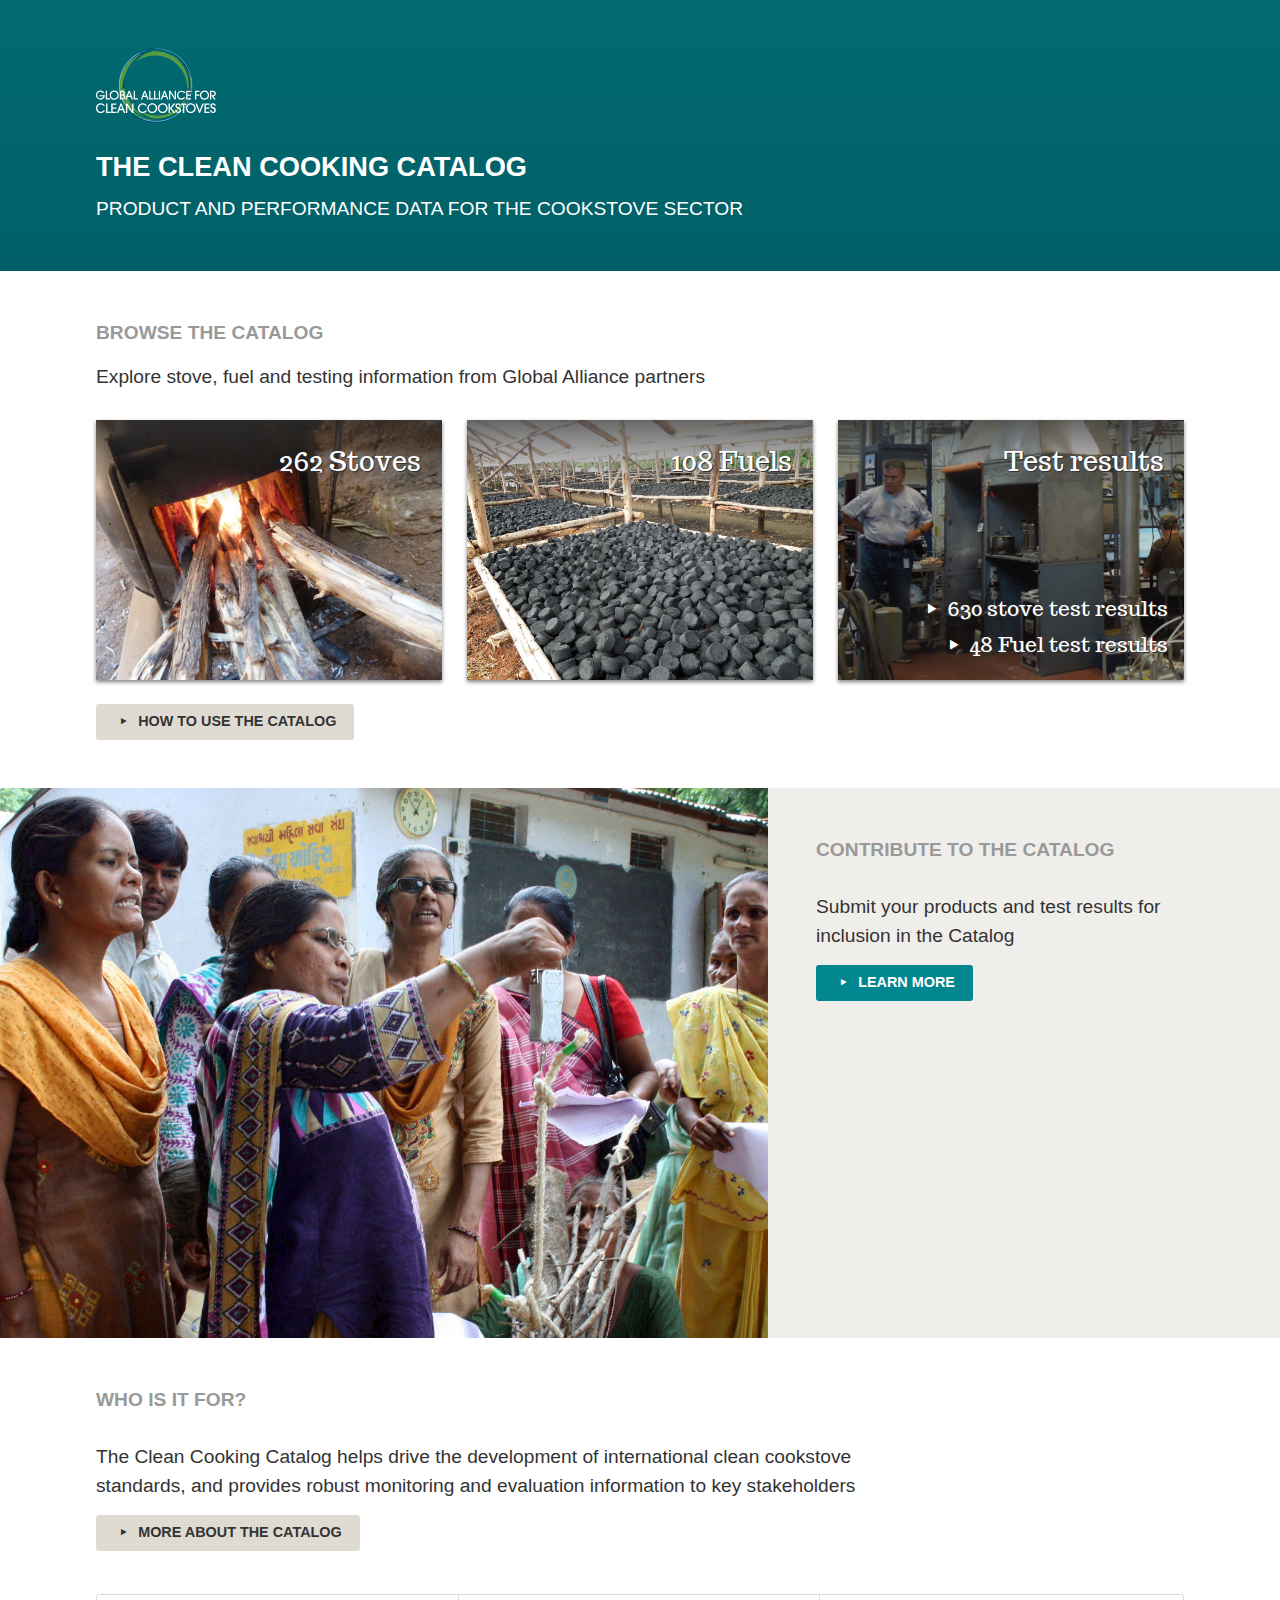
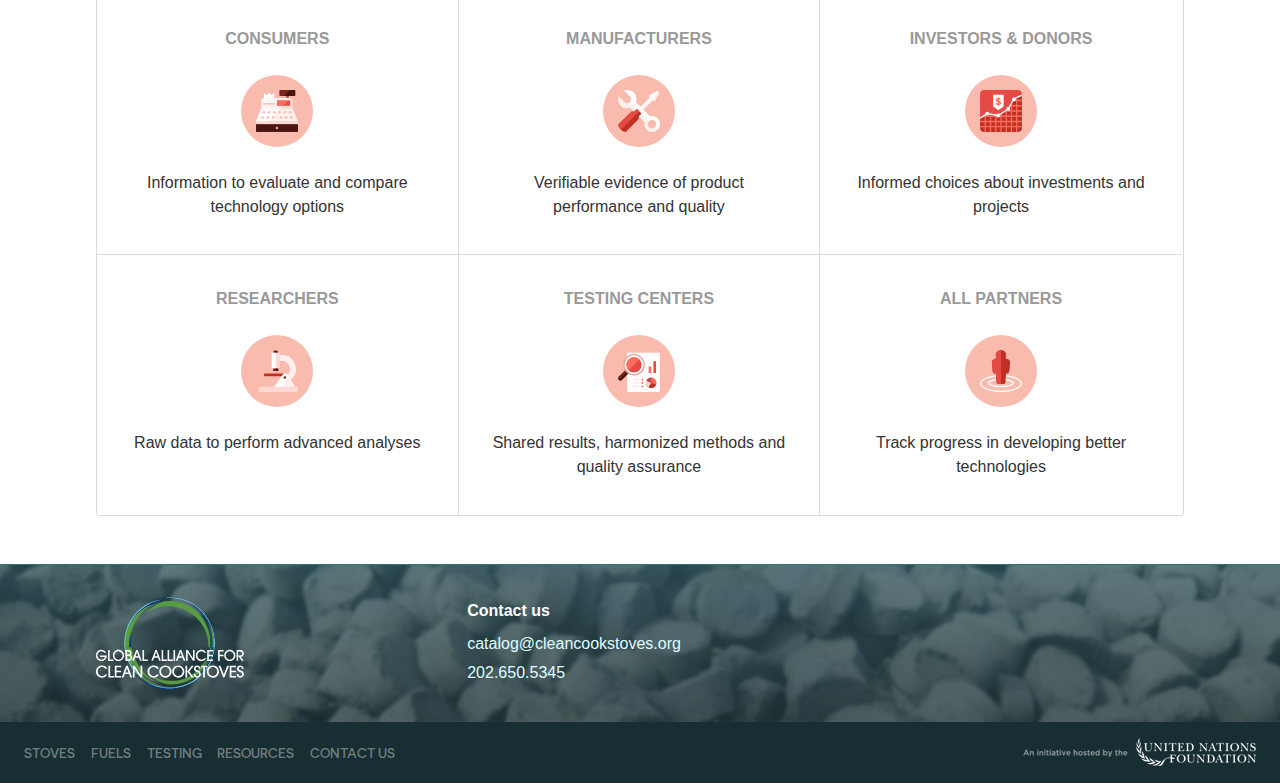
<file: index.html>
<html>
  <head>
    <meta charset="utf-8">
    <meta http-equiv="X-UA-Compatible" content="IE=edge">
    <meta name="viewport" content="width=device-width, initial-scale=1, user-scalable=no">

    <title>Clean Cooking Catalog</title>

    <link rel="stylesheet" href="css/normalize.css">
    <link rel="stylesheet" href="font/novecento_sans_widemedium.css">
    <link rel="stylesheet" type="text/css" href="//cloud.typography.com/7774512/626146/css/fonts.css" />
    <link rel="stylesheet" href="css/fontello.css">
    <link rel="stylesheet" href="css/jquery.nouislider.min.css">
    <link rel="stylesheet" href="css/jquery.nouislider.pips.min.css">
    <link rel="stylesheet" href="css/app.css">
  </head>
  <body>
    <main role="landing">
        <div class="hero">
          <div class="inner">
            <div class="logo">
              <img src="images/full-logo.svg"></img>
            </div>
            <div class="text">
              <div class="title">The Clean Cooking Catalog</div>
              <div class="subtitle">product and performance data for the cookstove sector</div>
            </div>
          </div>
        </div>
        <div class="content">
          <div class="row">
            <div class="inner">
              <div class="description site-description">
                <div class="title site-title">browse the catalog</div>
                <p>Explore stove, fuel and testing information from Global Alliance partners</p>
              </div>
              <div class="site-sections">
                <div class="site-section stoves">
                  <div class="text">262 Stoves</div>
                  <a href="stove_index.html"><span class="block-link"></span></a>
                </div>
                <div class="site-section fuels">
                  <div class="text">108 Fuels</div>
                  <a href="fuel_index.html"><span class="block-link"></span></a>
                </div>
                <div class="site-section test-results">
                  <div class="text">Test results</div>
                  <div class="options">
                    <div class="option"><a href="javascript:void(0)"><i class="icon-right-dir"></i>630 stove test results</a></div>
                    <div class="option"><a href="fuel_test_result_index.html"><i class="icon-right-dir"></i>48 Fuel test results</a></div>
                  </div>
                </div>
              </div>
              <div class="row-controls">
                <div class="learn-more-btn about"><i class="icon-right-dir"></i> how to use the catalog</div>
              </div>
            </div>
          </div>
          <div class="row shaded">
            <div class="large-section contribute"></div>
            <div class="small-section">
                <div class="title">contribute to the catalog</div>
                <div class="description">
                  <p>Submit your products and test results for inclusion in the Catalog</p>
                  <div class="learn-more-btn"><i class="icon-right-dir"></i> learn more</div>
                </div>
            </div>
          </div>
          <div class="row">
            <div class="inner">
              <div class="title">who is it for?</div>
              <div class="description">
                <p>The Clean Cooking Catalog helps drive the development of international clean cookstove standards, and provides robust monitoring and evaluation information to key stakeholders</p>
                <div class="learn-more-btn about"><i class="icon-right-dir"></i> more about the catalog</div>
              </div>
                <div class="user-grid">
                  <div class="item">
                    <div class="name">consumers</div>
                    <div class="icon"><img src="images/icons/Cashier-2.svg"></div>
                    <p class="caption">Information to evaluate and compare technology options</p>
                  </div>
                  <div class="item">
                    <div class="name">manufacturers</div>
                    <div class="icon"><img src="images/icons/Settings-5.svg"></div>
                    <p class="caption">Verifiable evidence of product performance and quality</p>
                  </div>
                  <div class="item">
                    <div class="name">investors &amp; donors</div>
                    <div class="icon"><img src="images/icons/Money-Graph.svg"></div>
                    <p class="caption">Informed choices about investments and projects</p>
                  </div>
                  <div class="item">
                    <div class="name">researchers</div>
                    <div class="icon"><img src="images/icons/Microscope.svg"></div>
                    <p class="caption">Raw data to perform advanced analyses</p>
                  </div>
                  <div class="item">
                    <div class="name">testing centers</div>
                    <div class="icon"><img src="images/icons/Analytics.svg"></div>
                    <p class="caption">Shared results, harmonized methods and quality assurance</p>
                  </div>
                  <div class="item">
                    <div class="name">all partners</div>
                    <div class="icon"><img src="images/icons/Street-View.svg"></div>
                    <p class="caption">Track progress in developing better technologies</p>
                  </div>
                </div>
              </div>
            </div>
          </div>
        </div>
      </div>
      <div class="prefooter">
        <div class="inner">
          <div class="section logo">
            <img src="images/full-logo.svg" alt="Alliance Logo">
          </div>
          <div class="section contact">
            <div class="title">Contact us</div>
            <div><a href="javascript:void(0)">catalog@cleancookstoves.org</a></div>
            <div><a href="javascript:void(0)">202.650.5345</a></div>
          </div>
        </div>
      </div>
      <footer class="footer" role="contentinfo">
        <ul>
          <li><a href="javascript:void(0)">stoves</a></li>
          <li><a href="javascript:void(0)">fuels</a></li>
          <li><a href="javascript:void(0)">testing</a></li>
          <li><a href="javascript:void(0)">resources</a></li>
          <li><a href="javascript:void(0)">contact us</a></li>
        </ul>
        <div class="footer-logo">
          <img src="images/footer-unflogo.png" alt="UNF Logo">
        </div>
      </footer>
    </main>
  </body>
  <script src="js/jquery-2.1.3.min.js"></script>
  <script src="js/jquery.nouislider.all.min.js"></script>
  <script src="js/top-nav.js"></script>
  <script src="js/filters.js"></script>
</html>
</file>
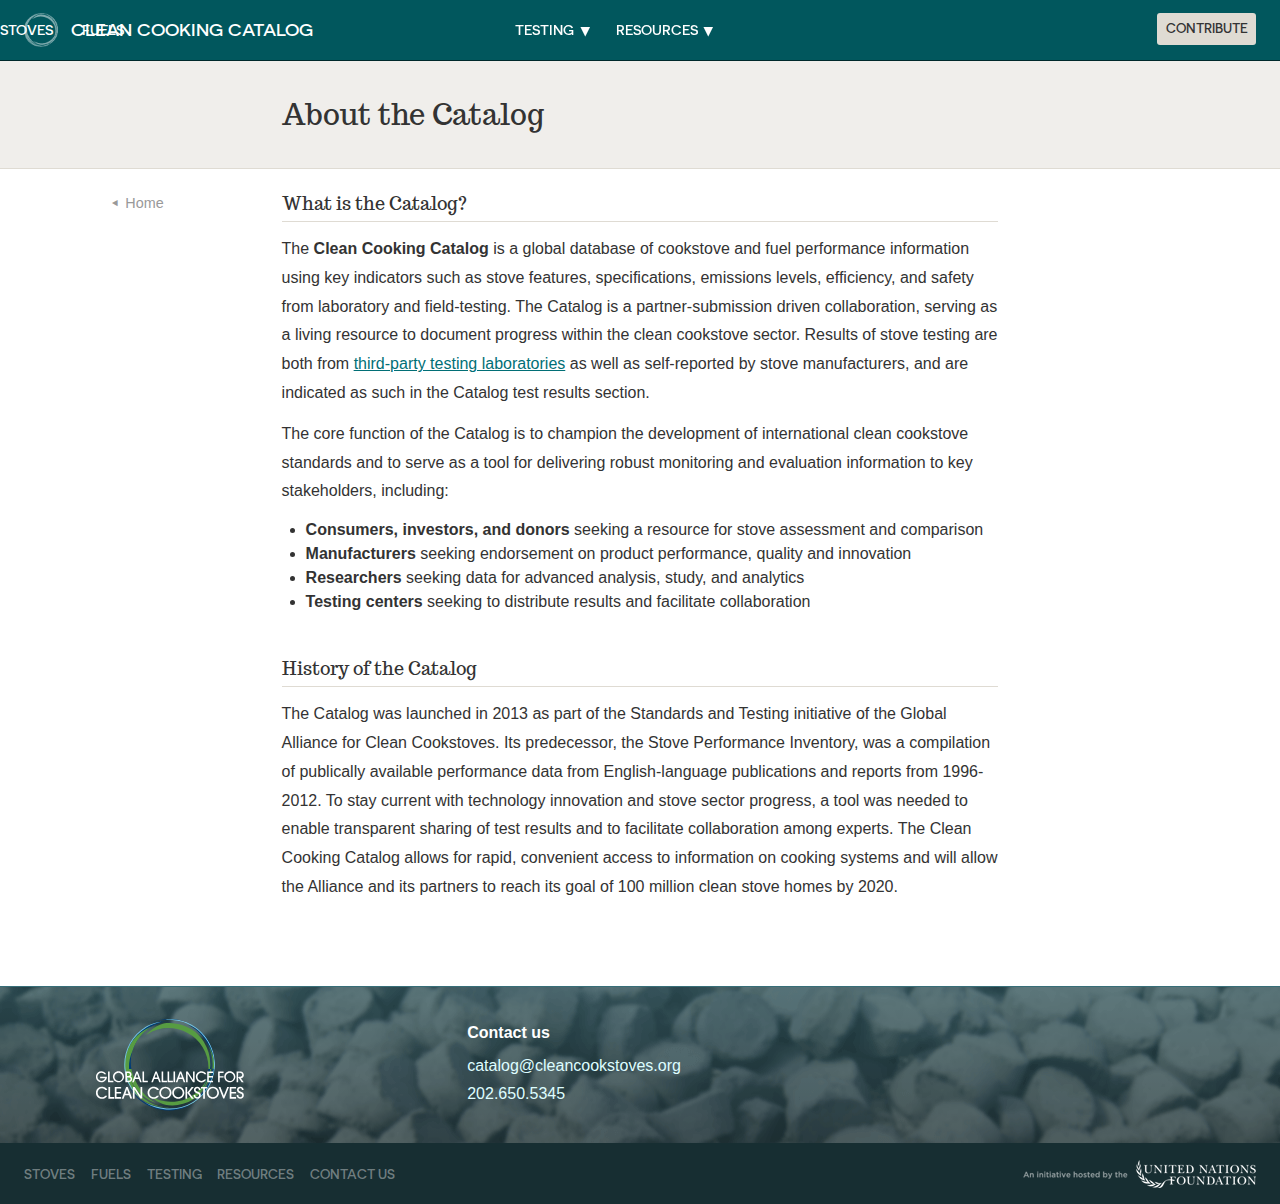
<file: about.html>
<html>
  <head>
    <meta charset="utf-8">
    <meta http-equiv="X-UA-Compatible" content="IE=edge">
    <meta name="viewport" content="width=device-width, initial-scale=1, user-scalable=no">

    <title>About | Clean Cooking Catalog</title>

    <link rel="stylesheet" href="css/normalize.css">
    <link rel="stylesheet" href="font/novecento_sans_widemedium.css">
    <link rel="stylesheet" type="text/css" href="//cloud.typography.com/7774512/626146/css/fonts.css" />
    <link rel="stylesheet" href="css/fontello.css">
    <link rel="stylesheet" href="css/jquery.nouislider.min.css">
    <link rel="stylesheet" href="css/jquery.nouislider.pips.min.css">
    <link rel="stylesheet" href="css/app.css">
  </head>
  <body>
    <header class="navigation" role="banner">
      <div class="navigation-wrapper">
        <a href="javascript:void(0)" class="logo">
          <img src="images/squished-logo.png" alt="Global Alliance Logo Image">
          <div class="site-name">clean cooking catalog</div>
        </a>
        <a href="javascript:void(0)" class="navigation-menu-button" id="js-mobile-menu">menu</a>
        <nav role="navigation">
          <ul id="js-navigation-menu" class="navigation-menu show">
            <li class="nav-link"><a href="javascript:void(0)">stoves</a></li>
            <li class="nav-link"><a href="javascript:void(0)">fuels</a></li>
            <li class="nav-link more"><a href="javascript:void(0)">testing</a>
              <ul class="submenu">
                  <li><a href="javascript:void(0)">stove test results</a></li>
                  <li><a href="javascript:void(0)">fuel test results</a></li>
              </ul>
            </li>
            <li class="nav-link more"><a href="javascript:void(0)">resources</a>
              <ul class="submenu">
                  <li><a href="javascript:void(0)">about</a></li>
                  <li><a href="javascript:void(0)">glossary</a></li>
                  <li><a href="javascript:void(0)">guides</a></li>
                  <li><a href="javascript:void(0)">standards &amp; testing</a></li>
              </ul>
            </li> 
          </ul>
        </nav>
        <div class="navigation-tools">
          <a href="javascript:void(0)" class="nav-button">contribute</a>
        </div>
      </div>
    </header>
    <main role="full-width-content">
      <div class="wrapper">
        <div class="title-bar">
        <div class="container">
          <div class="inner-container">
            <div class="title alone">About the Catalog</div>
          </div>
        </div>
        </div>
        <div class="container">
          <div class="sidebar">
            <div class="back"><a href="javascript:void(0)">
              <i class="icon-left-dir"></i>Home</a>
            </div>
          </div>
          <div class="content longform">
            <div class="content-section">
              <div class="subheading">What is the Catalog?</div>
              <p>The <span class="strong">Clean Cooking Catalog</span> is a global database of cookstove and fuel performance information using key indicators such as stove features, specifications, emissions levels, efficiency, and safety from laboratory and field-testing. The Catalog is a partner-submission driven collaboration, serving as a living resource to document progress within the clean cookstove sector. Results of stove testing are both from <a href="http://www.cleancookstoves.org/our-work/standards-and-testing/connect-with-testing-laboratories/" target="_blank">third-party testing laboratories</a> as well as self-reported by stove manufacturers, and are indicated as such in the Catalog test results section.</p>
              <p>The core function of the Catalog is to champion the development of international clean cookstove standards and to serve as a tool for delivering robust monitoring and evaluation information to key stakeholders, including:</p>
              <ul class="standard-list">
                <li><span class="strong">Consumers, investors, and donors</span> seeking a resource for stove assessment and comparison</li>
                <li><span class="strong">Manufacturers</span> seeking endorsement on product performance, quality and innovation</li>
                <li><span class="strong">Researchers</span> seeking data for advanced analysis, study, and analytics</li>
                <li><span class="strong">Testing centers</span> seeking to distribute results and facilitate collaboration</li>
              </ul>
            </div>
            <div class="content-section last">
              <div class="subheading">History of the Catalog</div>
              <p>The Catalog was launched in 2013 as part of the Standards and Testing initiative of the Global Alliance for Clean Cookstoves. Its predecessor, the Stove Performance Inventory, was a compilation of publically available performance data from English-language publications and reports from 1996-2012. To stay current with technology innovation and stove sector progress, a tool was needed to enable transparent sharing of test results and to facilitate collaboration among experts. The Clean Cooking Catalog allows for rapid, convenient access to information on cooking systems and will allow the Alliance and its partners to reach its goal of 100 million clean stove homes by 2020.</p>
            </div>
        </div>
      </div>
      <div class="prefooter">
        <div class="inner">
          <div class="section logo">
            <img src="images/full-logo.svg" alt="Alliance Logo">
          </div>
          <div class="section contact">
            <div class="title">Contact us</div>
            <div><a href="javascript:void(0)">catalog@cleancookstoves.org</a></div>
            <div><a href="javascript:void(0)">202.650.5345</a></div>
          </div>
        </div>
      </div>
      <footer class="footer" role="contentinfo">
        <ul>
          <li><a href="javascript:void(0)">stoves</a></li>
          <li><a href="javascript:void(0)">fuels</a></li>
          <li><a href="javascript:void(0)">testing</a></li>
          <li><a href="javascript:void(0)">resources</a></li>
          <li><a href="javascript:void(0)">contact us</a></li>
        </ul>
        <div class="footer-logo">
          <img src="images/footer-unflogo.png" alt="UNF Logo">
        </div>
      </footer>
    </main>
  </body>
  <script src="js/jquery-2.1.3.min.js"></script>
  <script src="js/jquery.nouislider.all.min.js"></script>
  <script src="js/top-nav.js"></script>
  <script src="js/filters.js"></script>
</html>
</file>
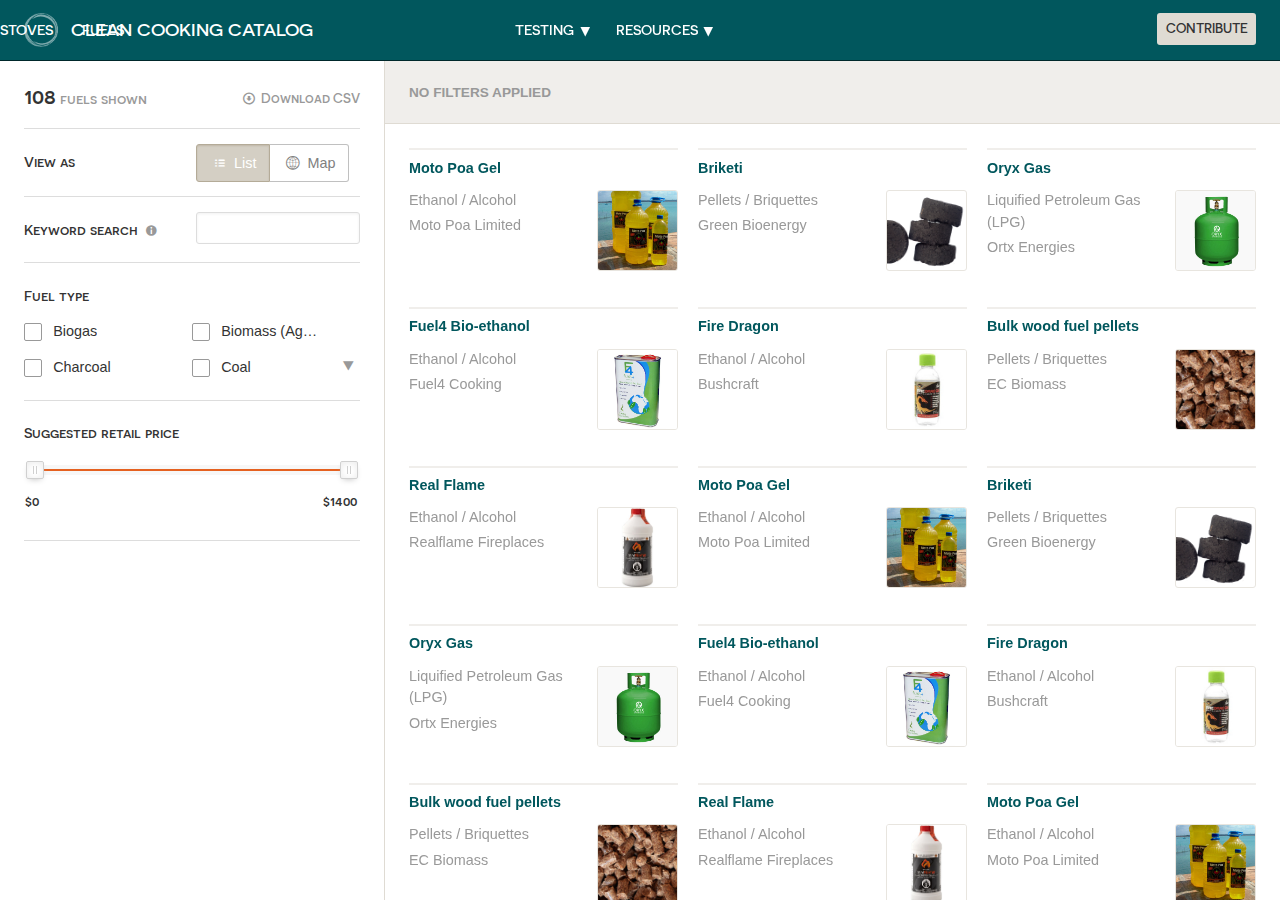
<file: fuel_index.html>
<html>
  <head>
    <meta charset="utf-8">
    <meta http-equiv="X-UA-Compatible" content="IE=edge">
    <meta name="viewport" content="width=device-width, initial-scale=1, user-scalable=no">

    <title>Fuels | Clean Cooking Catalog</title>

    <link rel="stylesheet" href="css/normalize.css">
    <link rel="stylesheet" href="font/novecento_sans_widemedium.css">
    <link rel="stylesheet" type="text/css" href="//cloud.typography.com/7774512/626146/css/fonts.css" />
    <link rel="stylesheet" href="css/fontello.css">
    <link rel="stylesheet" href="css/jquery.nouislider.min.css">
    <link rel="stylesheet" href="css/jquery.nouislider.pips.min.css">
    <link rel="stylesheet" href="css/app.css">
  </head>
  <body>
    <header class="navigation" role="banner">
      <div class="navigation-wrapper">
        <a href="javascript:void(0)" class="logo">
          <img src="images/squished-logo.png" alt="Global Alliance Logo Image">
          <div class="site-name">clean cooking catalog</div>
        </a>
        <a href="javascript:void(0)" class="navigation-menu-button" id="js-mobile-menu">menu</a>
        <nav role="navigation">
          <ul id="js-navigation-menu" class="navigation-menu show">
            <li class="nav-link"><a href="javascript:void(0)">stoves</a></li>
            <li class="nav-link"><a href="javascript:void(0)">fuels</a></li>
            <li class="nav-link more"><a href="javascript:void(0)">testing</a>
              <ul class="submenu">
                  <li><a href="javascript:void(0)">stove test results</a></li>
                  <li><a href="javascript:void(0)">fuel test results</a></li>
              </ul>
            </li>
            <li class="nav-link more"><a href="javascript:void(0)">resources</a>
              <ul class="submenu">
                  <li><a href="javascript:void(0)">about</a></li>
                  <li><a href="javascript:void(0)">glossary</a></li>
                  <li><a href="javascript:void(0)">guides</a></li>
                  <li><a href="javascript:void(0)">standards &amp; testing</a></li>
              </ul>
            </li> 
          </ul>
        </nav>
        <div class="navigation-tools">
          <a href="javascript:void(0)" class="nav-button">contribute</a>
        </div>
      </div>
    </header>
    <aside role="content-assist">
      <div class="filter-panel">
        <div class="filter-group panel-header">
          <div class="count">
            <span class="count-value">108</span><span class="count-label"> fuels shown</span>
          </div>
          <div class="download">
            <a href="javascript:void(0)"><i class="icon-down-circled"></i> Download CSV</a>
          </div>
        </div>
        <div class="filter-group">
          <div class="label inline">View as</div>
          <div class="options inline">
            <div class="button-group">
              <label>
                <input type="radio" name="button-group" value="item" checked>
                <span class="button-group-item"><i class="icon-list"></i> List</span>
              </label>
              <label>
                <input type="radio" name="button-group" value="other-item">
                <span class="button-group-item"><i class="icon-globe"></i> Map</span>
              </label>
            </div>
          </div>
        </div>
        <div class="filter-group">
          <div class="label inline">Keyword search
            <i class="icon-info">
            </i>
          </div>
          <div class="options inline">
            <input type="text" name="query">
          </div>
        </div>
        <div class="filter-group">
          <div class="label">Fuel type</div>
          <div class="options checkbox-group">
            <i class="icon-down-dir js-expand-trigger"></i>
            <label>
              <input type="checkbox" class="checkbox" name="type" value="">
              <span class="string">Biogas</span>
              <span class="counter">26</span>
            </label>
            <label>
              <input type="checkbox" class="checkbox" name="type" value="">
              <span class="string" title="Biomass (Ag. Residue, Processed Biomass, etc.)">Biomass (Ag. Residue, Processed Biomass, etc.)</span>
              <span class="counter">47</span>
            </label>
            <label>
              <input type="checkbox" class="checkbox" name="type" value="">
              <span class="string">Charcoal</span>
              <span class="counter">43</span>
            </label>
            <label>
              <input type="checkbox" class="checkbox" name="type" value="">
              <span class="string">Coal</span>
              <span class="counter">44</span>
            </label>
            <div class="more-choices">
              <label>
                <input type="checkbox" class="checkbox" name="type" value="">
                <span class="string">Crop residues</span>
                <span class="counter">31</span>
              </label>
              <label>
                <input type="checkbox" class="checkbox" name="type" value="">
                <span class="string">Electricity</span>
                <span class="counter">0</span>
              </label>
              <label>
                <input type="checkbox" class="checkbox" name="type" value="">
                <span class="string">Ethanol/Alcohol</span>
                <span class="counter">51</span>
              </label>
              <label>
                <input type="checkbox" class="checkbox" name="type" value="">
                <span class="string">Kerosene</span>
                <span class="counter">12</span>
              </label>
              <label>
                <input type="checkbox" class="checkbox" name="type" value="">
                <span class="string">Liquified Petroleum Gas (LPG)</span>
                <span class="counter">4</span>
              </label>
              <label>
                <input type="checkbox" class="checkbox" name="type" value="">
                <span class="string">Natural Gas/Methane</span>
                <span class="counter">16</span>
              </label>
              <label>
                <input type="checkbox" class="checkbox" name="type" value="">
                <span class="string">Pellets/Briquettes</span>
                <span class="counter">55</span>
              </label>
              <label>
                <input type="checkbox" class="checkbox" name="type" value="">
                <span class="string">Solar</span>
                <span class="counter">0</span>
              </label>
              <label>
                <input type="checkbox" class="checkbox" name="type" value="">
                <span class="string">Wood</span>
                <span class="counter">44</span>
              </label>
            </div>
          </div>
        </div>
        <div class="filter-group with-slider-labels">
          <div class="label">Suggested retail price</div>
          <div class="options slider">
            <div id="price-slider"></div>
            <div id="price-min-label" class="slider-label left"><span class="units">$</span><span class="value"></span></div>
            <div id="price-max-label" class="slider-label right"><span class="units">$</span><span class="value"></span></div>
            <input type="number" id="price-min" class="slider-input" name="price_min">
            <input type="number" id="price-max" class="slider-input" name="price_max">
          </div>
        </div>
      </div>
    <div class="pane-controls">
      <div class="pane-toggle">show fuels</div>
    </div>  
    </aside>
    <main role="content">
      <div class="wrapper">
        <div class="applied-filters">
          <div class="label">no filters applied</div>
          <div class="filters">
          </div>
        </div>
        <div class="grid">
          <div class="grid-item">
            <div class="title">Moto Poa Gel</div>
            <div class="item-content">
              <div class="info">
                <div class="small">Ethanol / Alcohol</div>
                <div class="small">Moto Poa Limited</div>
              </div>
              <div class="photo">          
                <img src="images/fuels/motopoa_alt.jpg">
              </div>
            </div>
          </div>
          <div class="grid-item">
            <div class="title">Briketi</div>
            <div class="item-content">
              <div class="info">
                <div class="small">Pellets / Briquettes</div>
                <div class="small">Green Bioenergy</div>
              </div>
              <div class="photo">          
                <img src="images/fuels/briketi.png">
              </div>
            </div>
          </div>
          <div class="grid-item">
            <div class="title">Oryx Gas</div>
            <div class="item-content">
              <div class="info">
                <div class="small">Liquified Petroleum Gas (LPG)</div>
                <div class="small">Ortx Energies</div>
              </div>
              <div class="photo">          
                <img src="images/fuels/oryx.jpg">
              </div>
            </div>
          </div>
          <div class="grid-item">
            <div class="title">Fuel4 Bio-ethanol</div>
            <div class="item-content">
              <div class="info">
                <div class="small">Ethanol / Alcohol</div>
                <div class="small">Fuel4 Cooking</div>
              </div>
              <div class="photo">          
                <img src="images/fuels/fuel4.jpg">
              </div>
            </div>
          </div>
          <div class="grid-item">
            <div class="title">Fire Dragon</div>
            <div class="item-content">
              <div class="info">
                <div class="small">Ethanol / Alcohol</div>
                <div class="small">Bushcraft</div>
              </div>
              <div class="photo">          
                <img src="images/fuels/fire_dragon.jpg">
              </div>
            </div>
          </div>
          <div class="grid-item">
            <div class="title">Bulk wood fuel pellets</div>
            <div class="item-content">
              <div class="info">
                <div class="small">Pellets / Briquettes</div>
                <div class="small">EC Biomass</div>
              </div>
              <div class="photo">          
                <img src="images/fuels/pellets.jpg">
              </div>
            </div>
          </div>
          <div class="grid-item">
            <div class="title">Real Flame</div>
            <div class="item-content">
              <div class="info">
                <div class="small">Ethanol / Alcohol</div>
                <div class="small">Realflame Fireplaces</div>
              </div>
              <div class="photo">          
                <img src="images/fuels/real_flame.jpg">
              </div>
            </div>
          </div>
          <div class="grid-item">
            <div class="title">Moto Poa Gel</div>
            <div class="item-content">
              <div class="info">
                <div class="small">Ethanol / Alcohol</div>
                <div class="small">Moto Poa Limited</div>
              </div>
              <div class="photo">          
                <img src="images/fuels/motopoa_alt.jpg">
              </div>
            </div>
          </div>
          <div class="grid-item">
            <div class="title">Briketi</div>
            <div class="item-content">
              <div class="info">
                <div class="small">Pellets / Briquettes</div>
                <div class="small">Green Bioenergy</div>
              </div>
              <div class="photo">          
                <img src="images/fuels/briketi.png">
              </div>
            </div>
          </div>
          <div class="grid-item">
            <div class="title">Oryx Gas</div>
            <div class="item-content">
              <div class="info">
                <div class="small">Liquified Petroleum Gas (LPG)</div>
                <div class="small">Ortx Energies</div>
              </div>
              <div class="photo">          
                <img src="images/fuels/oryx.jpg">
              </div>
            </div>
          </div>
          <div class="grid-item">
            <div class="title">Fuel4 Bio-ethanol</div>
            <div class="item-content">
              <div class="info">
                <div class="small">Ethanol / Alcohol</div>
                <div class="small">Fuel4 Cooking</div>
              </div>
              <div class="photo">          
                <img src="images/fuels/fuel4.jpg">
              </div>
            </div>
          </div>
          <div class="grid-item">
            <div class="title">Fire Dragon</div>
            <div class="item-content">
              <div class="info">
                <div class="small">Ethanol / Alcohol</div>
                <div class="small">Bushcraft</div>
              </div>
              <div class="photo">          
                <img src="images/fuels/fire_dragon.jpg">
              </div>
            </div>
          </div>
          <div class="grid-item">
            <div class="title">Bulk wood fuel pellets</div>
            <div class="item-content">
              <div class="info">
                <div class="small">Pellets / Briquettes</div>
                <div class="small">EC Biomass</div>
              </div>
              <div class="photo">          
                <img src="images/fuels/pellets.jpg">
              </div>
            </div>
          </div>
          <div class="grid-item">
            <div class="title">Real Flame</div>
            <div class="item-content">
              <div class="info">
                <div class="small">Ethanol / Alcohol</div>
                <div class="small">Realflame Fireplaces</div>
              </div>
              <div class="photo">          
                <img src="images/fuels/real_flame.jpg">
              </div>
            </div>
          </div>
          <div class="grid-item">
            <div class="title">Moto Poa Gel</div>
            <div class="item-content">
              <div class="info">
                <div class="small">Ethanol / Alcohol</div>
                <div class="small">Moto Poa Limited</div>
              </div>
              <div class="photo">          
                <img src="images/fuels/motopoa_alt.jpg">
              </div>
            </div>
          </div>
          <div class="grid-item">
            <div class="title">Briketi</div>
            <div class="item-content">
              <div class="info">
                <div class="small">Pellets / Briquettes</div>
                <div class="small">Green Bioenergy</div>
              </div>
              <div class="photo">          
                <img src="images/fuels/briketi.png">
              </div>
            </div>
          </div>
          <div class="grid-item">
            <div class="title">Oryx Gas</div>
            <div class="item-content">
              <div class="info">
                <div class="small">Liquified Petroleum Gas (LPG)</div>
                <div class="small">Ortx Energies</div>
              </div>
              <div class="photo">          
                <img src="images/fuels/oryx.jpg">
              </div>
            </div>
          </div>
          <div class="grid-item">
            <div class="title">Fuel4 Bio-ethanol</div>
            <div class="item-content">
              <div class="info">
                <div class="small">Ethanol / Alcohol</div>
                <div class="small">Fuel4 Cooking</div>
              </div>
              <div class="photo">          
                <img src="images/fuels/fuel4.jpg">
              </div>
            </div>
          </div>
          <div class="grid-item">
            <div class="title">Fire Dragon</div>
            <div class="item-content">
              <div class="info">
                <div class="small">Ethanol / Alcohol</div>
                <div class="small">Bushcraft</div>
              </div>
              <div class="photo">          
                <img src="images/fuels/fire_dragon.jpg">
              </div>
            </div>
          </div>
          <div class="grid-item">
            <div class="title">Bulk wood fuel pellets</div>
            <div class="item-content">
              <div class="info">
                <div class="small">Pellets / Briquettes</div>
                <div class="small">EC Biomass</div>
              </div>
              <div class="photo">          
                <img src="images/fuels/pellets.jpg">
              </div>
            </div>
          </div>
          <div class="grid-item">
            <div class="title">Real Flame</div>
            <div class="item-content">
              <div class="info">
                <div class="small">Ethanol / Alcohol</div>
                <div class="small">Realflame Fireplaces</div>
              </div>
              <div class="photo">          
                <img src="images/fuels/real_flame.jpg">
              </div>
            </div>
          </div>
        </div>
        <div class="pane-controls">
          <div class="pane-toggle">show filters</div>
        </div>
      </div>
      <footer class="footer" role="contentinfo">
        <ul>
          <li><a href="javascript:void(0)">stoves</a></li>
          <li><a href="javascript:void(0)">fuels</a></li>
          <li><a href="javascript:void(0)">testing</a></li>
          <li><a href="javascript:void(0)">resources</a></li>
          <li><a href="javascript:void(0)">contact us</a></li>
        </ul>
        <div class="footer-logo">
          <img src="images/footer-unflogo.png" alt="UNF Logo">
        </div>
      </footer>
    </main>
  </body>
  <script src="js/jquery-2.1.3.min.js"></script>
  <script src="js/jquery.nouislider.all.min.js"></script>
  <script src="js/top-nav.js"></script>
  <script src="js/filters.js"></script>
</html>
</file>
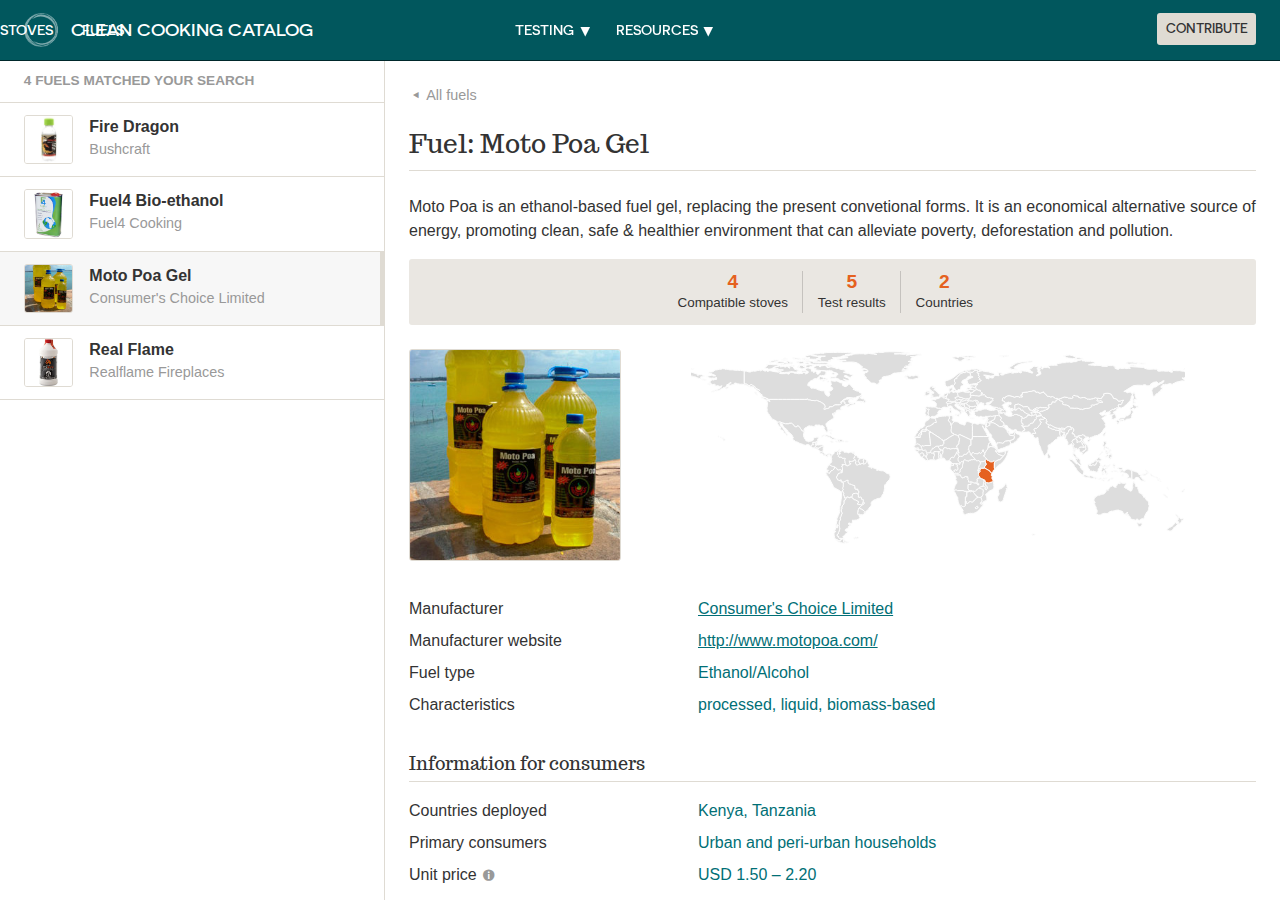
<file: fuel_show.html>
<html>
  <head>
    <meta charset="utf-8">
    <meta http-equiv="X-UA-Compatible" content="IE=edge">
    <meta name="viewport" content="width=device-width, initial-scale=1, user-scalable=no">

    <title>Moto Poa | Clean Cooking Catalog</title>

    <link rel="stylesheet" href="css/normalize.css">
    <link rel="stylesheet" href="font/novecento_sans_widemedium.css">
    <link rel="stylesheet" type="text/css" href="//cloud.typography.com/7774512/626146/css/fonts.css" />
    <link rel="stylesheet" href="css/fontello.css">
    <link rel="stylesheet" href="css/jquery.nouislider.min.css">
    <link rel="stylesheet" href="css/jquery.nouislider.pips.min.css">
    <link rel="stylesheet" href="css/app.css">
  </head>
  <body>
    <header class="navigation" role="banner">
      <div class="navigation-wrapper">
        <a href="javascript:void(0)" class="logo">
          <img src="images/squished-logo.png" alt="Global Alliance Logo Image">
          <div class="site-name">clean cooking catalog</div>
        </a>
        <a href="javascript:void(0)" class="navigation-menu-button" id="js-mobile-menu">menu</a>
        <nav role="navigation">
          <ul id="js-navigation-menu" class="navigation-menu show">
            <li class="nav-link"><a href="javascript:void(0)">stoves</a></li>
            <li class="nav-link"><a href="javascript:void(0)">fuels</a></li>
            <li class="nav-link more"><a href="javascript:void(0)">testing</a>
              <ul class="submenu">
                  <li><a href="javascript:void(0)">stove test results</a></li>
                  <li><a href="javascript:void(0)">fuel test results</a></li>
              </ul>
            </li>
            <li class="nav-link more"><a href="javascript:void(0)">resources</a>
              <ul class="submenu">
                  <li><a href="javascript:void(0)">about</a></li>
                  <li><a href="javascript:void(0)">glossary</a></li>
                  <li><a href="javascript:void(0)">guides</a></li>
                  <li><a href="javascript:void(0)">standards &amp; testing</a></li>
              </ul>
            </li> 
          </ul>
        </nav>
        <div class="navigation-tools">
          <a href="javascript:void(0)" class="nav-button">contribute</a>
        </div>
      </div>
    </header>
    <aside role="content-assist">
      <div class="sidebar-item header">
        4 fuels matched your search
      </div>
      <div class="sidebar-item">
        <div class="photo-wrapper">
          <img src="images/fuels/fire_dragon.jpg">
        </div>
        <div class="info">
          <div class="title">Fire Dragon</div>
          <div class="subtitle">Bushcraft</div>
        </div>
      </div>
      <div class="sidebar-item">
        <div class="photo-wrapper">
          <img src="images/fuels/fuel4.jpg">
        </div>
        <div class="info">
          <div class="title">Fuel4 Bio-ethanol</div>
          <div class="subtitle">Fuel4 Cooking</div>
        </div>
      </div>
      <div class="sidebar-item selected">
        <div class="photo-wrapper">
          <img src="images/fuels/motopoa_alt.jpg">
        </div>
        <div class="info">
          <div class="title">Moto Poa Gel</div>
          <div class="subtitle">Consumer's Choice Limited</div>
        </div>
      </div>
      <div class="sidebar-item">
        <div class="photo-wrapper">
          <img src="images/fuels/real_flame.jpg">
        </div>
        <div class="info">
          <div class="title">Real Flame</div>
          <div class="subtitle">Realflame Fireplaces</div>
        </div>
      </div>
    </aside>
    <main role="content" class="show">
      <div class="wrapper">
        <div class="content">
          <div class="back"><a href="javascript:void(0)">
            <i class="icon-left-dir"></i>All fuels</a>
          </div>
          <div class="subheading large">Fuel: Moto Poa Gel</div>
          <div class="content-section description">
            <div class="data-field">
              <p>Moto Poa is an ethanol-based fuel gel, replacing the present convetional forms. It is an economical alternative source of energy, promoting clean, safe &amp; healthier environment that can alleviate poverty, deforestation and pollution.</p>
            </div>
          </div>
          <div class="stats-wrapper">
            <div class="stats">
              <ul>
                <li>4<span>Compatible stoves</span></li>
                <li>5<span>Test results</span></li>
                <li>2<span>Countries</span></li>
              </ul>
            </div>
          </div>
          <div class="content-section">
            <div class="content-table-row">
              <div class="inline-photo-wrapper table-cell"><img src="images/fuels/motopoa_alt.jpg"></div>
              <div class="space"></div>
              <div class="inline-map-wrapper table-cell" id="fuel-deploy-map"></div>
              <div class="space"></div>
            </div>
          </div>
          <div class="content-section">
            <div class="data-field">
              <div class="label">Manufacturer</div>
              <div class="value"><a href="http://cleancookstoves.org/partners/item/999/2155" target="_blank">Consumer's Choice Limited</a></div>
            </div>
            <div class="data-field">
              <div class="label">Manufacturer website</div>
              <div class="value"><a href="http://www.motopoa.com/" target="_blank">http://www.motopoa.com/</a></div>
            </div>
            <div class="data-field">
              <div class="label">Fuel type</div>
              <div class="value">Ethanol/Alcohol</div>
            </div>
            <div class="data-field">
              <div class="label">Characteristics</div>
              <div class="value">processed, liquid, biomass-based</div>
            </div>
          </div>
          <div class="content-section">
            <div class="subheading">Information for consumers</div>
            <div class="data-field">
              <div class="label">Countries deployed</div>
              <div class="value">Kenya, Tanzania</div>
            </div>
            <div class="data-field">
              <div class="label">Primary consumers</div>
              <div class="value">Urban and peri-urban households</div>
            </div>
            <div class="data-field">
              <div class="label">Unit price <i class="icon-info"></i></div>
              <div class="value">USD 1.50 &ndash; 2.20</div>
            </div>
            <div class="data-field">
              <div class="label">Common foods cooked</div>
              <div class="value">Maize, beans, stews and sauces</div>
            </div>
          </div>
          <div class="content-section">
            <div class="subheading">General information</div>
            <div class="data-field">
              <div class="label">Countries manufactured</div>
              <div class="value">Tanzania</div>
            </div>
            <div class="data-field">
              <div class="label">Local production</div>
              <div class="value">Yes</div>
            </div>
            <div class="data-field">
              <div class="label">Fuel source for local production</div>
              <div class="value">Ethanol</div>
            </div>
            <div class="data-field">
              <div class="label">Dimensions (l/w/h) <i class="icon-info"></i></div>
              <div class="value">10cm / 10cm / 40cm</div>
            </div>
            <div class="data-field">
              <div class="label">Other information</div>
              <div class="value">
                <p>Moto Poa is manufactured in Tanzania using ethanol sourced from Kenya</p>
              </div>
            </div>
          </div>
          <div class="content-section">
            <div class="subheading">Compatible stoves <i class="icon-info"></i></div>
            <div class="photo-bar">
              <div class="photo-wrapper"><img src="images/stoves/moto_safi.jpg"></div>
              <div class="photo-wrapper"><img src="images/stoves/moto_safi_2burn.jpg"></div>
              <div class="photo-wrapper"><img src="images/stoves/moto_safi_4burn.jpg"></div>
              <div class="photo-wrapper"><img src="images/stoves/safi_e_cooker.jpg"></div>
            </div>
            <div class="controls">
              <a href="javascript:void(0)"><i class="icon-right-dir"></i> See all 4 compatible stoves</a>
            </div>
          </div>
          <div class="content-section last">
            <div class="subheading">Performance details</div>
            <div class="data-field">
              <div class="label">pH</div>
              <div class="value">7.10 &ndash; 7.52</div>
            </div>
            <div class="data-field">
              <div class="label">Flash point: closed cup</div>
              <div class="value">41 &ndash; 52&deg;C</div>
            </div>
            <div class="data-field">
              <div class="label">Calorific value</div>
              <div class="value">21.83 &ndash; 27.11 MJ/Kg</div>
            </div>
            <div class="data-field">
              <div class="label">Burning duration, 200g</div>
              <div class="value">41 &ndash; 56 min</div>
            </div>
            <div class="data-field">
              <div class="label">Specific gravity</div>
              <div class="value">0.842 &ndash; 0.877</div>
            </div>
            <div class="controls">
              <div><a href="javascript:void(0)"><i class="icon-right-dir"></i> 5 fuel test results</a></div>
              <div><a href="javascript:void(0)"><i class="icon-right-dir"></i> 2 stove test results with this fuel</a></div>
            </div>
          </div>
        </div>
      </div>
      <footer class="footer" role="contentinfo">
        <ul>
          <li><a href="javascript:void(0)">stoves</a></li>
          <li><a href="javascript:void(0)">fuels</a></li>
          <li><a href="javascript:void(0)">testing</a></li>
          <li><a href="javascript:void(0)">resources</a></li>
          <li><a href="javascript:void(0)">contact us</a></li>
        </ul>
        <div class="footer-logo">
          <img src="images/footer-unflogo.png" alt="UNF Logo">
        </div>
      </footer>
    </main>
  </body>
  <script src="js/jquery-2.1.3.min.js"></script>
  <script src="js/d3.min.js"></script>
  <script src="js/topojson.js"></script>
  <script src="js/datamaps.world.min.js"></script>
  <script src="js/jquery.nouislider.all.min.js"></script>
  <script src="js/top-nav.js"></script>
  <script src="js/filters.js"></script>
  <script src="js/map_initialization.js"></script>
</html>
</file>
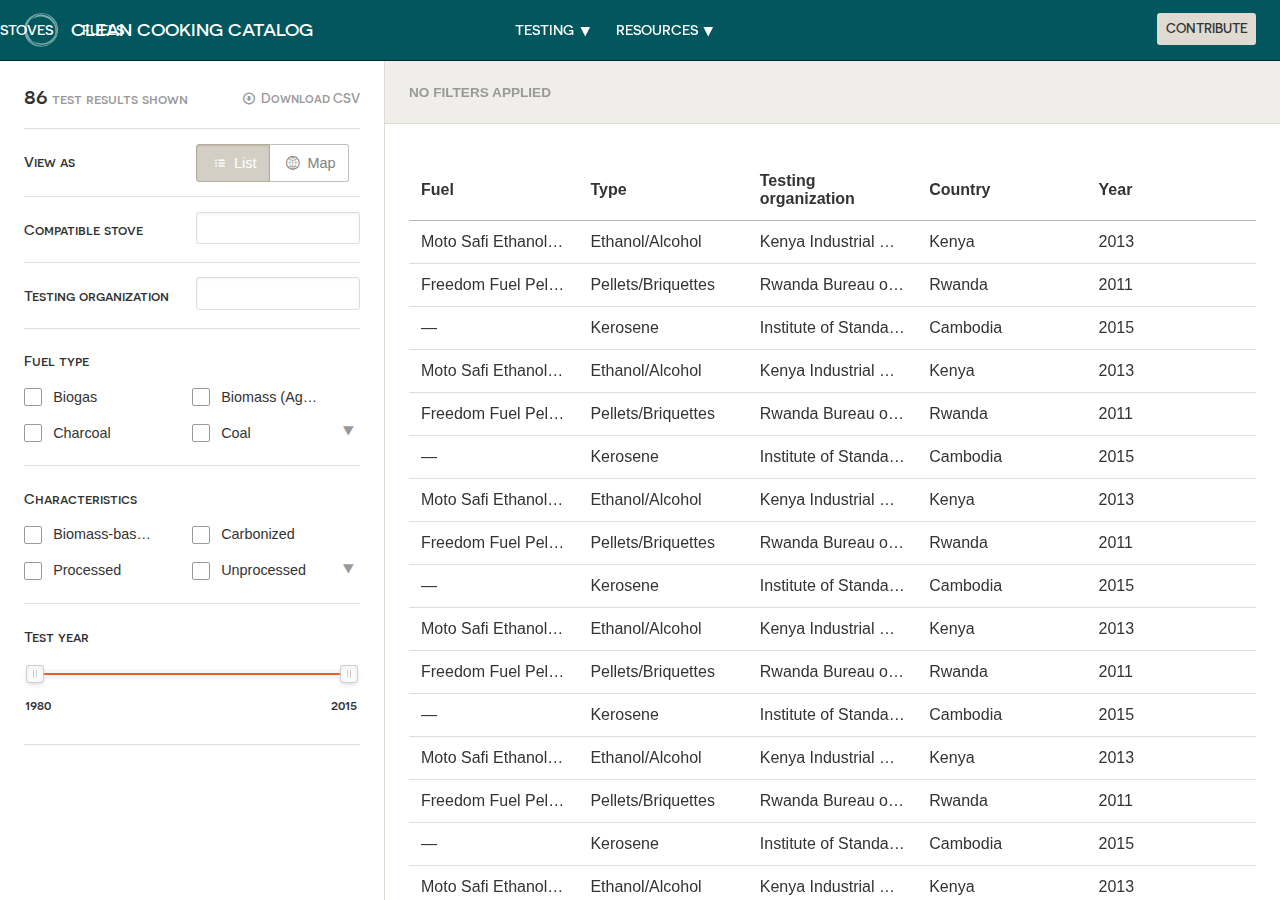
<file: fuel_test_result_index.html>
<html>
  <head>
    <meta charset="utf-8">
    <meta http-equiv="X-UA-Compatible" content="IE=edge">
    <meta name="viewport" content="width=device-width, initial-scale=1, user-scalable=no">

    <title>Fuel test result | Clean Cooking Catalog</title>

    <link rel="stylesheet" href="css/normalize.css">
    <link rel="stylesheet" href="font/novecento_sans_widemedium.css">
    <link rel="stylesheet" type="text/css" href="//cloud.typography.com/7774512/626146/css/fonts.css" />
    <link rel="stylesheet" href="css/fontello.css">
    <link rel="stylesheet" href="css/jquery.nouislider.min.css">
    <link rel="stylesheet" href="css/jquery.nouislider.pips.min.css">
    <link rel="stylesheet" href="css/app.css">
  </head>
  <body>
    <header class="navigation" role="banner">
      <div class="navigation-wrapper">
        <a href="javascript:void(0)" class="logo">
          <img src="images/squished-logo.png" alt="Global Alliance Logo Image">
          <div class="site-name">clean cooking catalog</div>
        </a>
        <a href="javascript:void(0)" class="navigation-menu-button" id="js-mobile-menu">menu</a>
        <nav role="navigation">
          <ul id="js-navigation-menu" class="navigation-menu show">
            <li class="nav-link"><a href="javascript:void(0)">stoves</a></li>
            <li class="nav-link"><a href="javascript:void(0)">fuels</a></li>
            <li class="nav-link more"><a href="javascript:void(0)">testing</a>
              <ul class="submenu">
                  <li><a href="javascript:void(0)">stove test results</a></li>
                  <li><a href="javascript:void(0)">fuel test results</a></li>
              </ul>
            </li>
            <li class="nav-link more"><a href="javascript:void(0)">resources</a>
              <ul class="submenu">
                  <li><a href="javascript:void(0)">about</a></li>
                  <li><a href="javascript:void(0)">glossary</a></li>
                  <li><a href="javascript:void(0)">guides</a></li>
                  <li><a href="javascript:void(0)">standards &amp; testing</a></li>
              </ul>
            </li> 
          </ul>
        </nav>
        <div class="navigation-tools">
          <a href="javascript:void(0)" class="nav-button">contribute</a>
        </div>
      </div>
    </header>
    <aside role="content-assist">
      <div class="filter-panel">
        <div class="filter-group panel-header">
          <div class="count">
            <span class="count-value">86</span><span class="count-label">  test results shown</span>
          </div>
          <div class="download">
            <a href="javascript:void(0)"><i class="icon-down-circled"></i> Download CSV</a>
          </div>
        </div>
        <div class="filter-group">
          <div class="label inline">View as</div>
          <div class="options inline">
            <div class="button-group">
              <label>
                <input type="radio" name="button-group" value="item" checked>
                <span class="button-group-item"><i class="icon-list"></i> List</span>
              </label>
              <label>
                <input type="radio" name="button-group" value="other-item">
                <span class="button-group-item"><i class="icon-globe"></i> Map</span>
              </label>
            </div>
          </div>
        </div>
        <div class="filter-group">
          <div class="label inline">Compatible stove
          </div>
          <div class="options inline">
            <input type="text" name="stove">
          </div>
        </div>
        <div class="filter-group">
          <div class="label inline">Testing organization
          </div>
          <div class="options inline">
            <input type="text" name="testing_organization">
          </div>
        </div>
        <div class="filter-group">
          <div class="label">Fuel type</div>
          <div class="options checkbox-group">
            <i class="icon-down-dir js-expand-trigger"></i>
            <label>
              <input type="checkbox" class="checkbox" name="type" value="">
              <span class="string">Biogas</span>
              <span class="counter">26</span>
            </label>
            <label>
              <input type="checkbox" class="checkbox" name="type" value="">
              <span class="string" title="Biomass (Ag. Residue, Processed Biomass, etc.)">Biomass (Ag. Residue, Processed Biomass, etc.)</span>
              <span class="counter">47</span>
            </label>
            <label>
              <input type="checkbox" class="checkbox" name="type" value="">
              <span class="string">Charcoal</span>
              <span class="counter">43</span>
            </label>
            <label>
              <input type="checkbox" class="checkbox" name="type" value="">
              <span class="string">Coal</span>
              <span class="counter">44</span>
            </label>
            <div class="more-choices">
              <label>
                <input type="checkbox" class="checkbox" name="type" value="">
                <span class="string">Crop residues</span>
                <span class="counter">31</span>
              </label>
              <label>
                <input type="checkbox" class="checkbox" name="type" value="">
                <span class="string">Electricity</span>
                <span class="counter">0</span>
              </label>
              <label>
                <input type="checkbox" class="checkbox" name="type" value="">
                <span class="string">Ethanol/Alcohol</span>
                <span class="counter">51</span>
              </label>
              <label>
                <input type="checkbox" class="checkbox" name="type" value="">
                <span class="string">Kerosene</span>
                <span class="counter">12</span>
              </label>
              <label>
                <input type="checkbox" class="checkbox" name="type" value="">
                <span class="string">Liquified Petroleum Gas (LPG)</span>
                <span class="counter">4</span>
              </label>
              <label>
                <input type="checkbox" class="checkbox" name="type" value="">
                <span class="string">Natural Gas/Methane</span>
                <span class="counter">16</span>
              </label>
              <label>
                <input type="checkbox" class="checkbox" name="type" value="">
                <span class="string">Pellets/Briquettes</span>
                <span class="counter">55</span>
              </label>
              <label>
                <input type="checkbox" class="checkbox" name="type" value="">
                <span class="string">Solar</span>
                <span class="counter">0</span>
              </label>
              <label>
                <input type="checkbox" class="checkbox" name="type" value="">
                <span class="string">Wood</span>
                <span class="counter">44</span>
              </label>
            </div>
          </div>
        </div>
        <div class="filter-group">
          <div class="label">Characteristics</div>
          <div class="options checkbox-group">
            <i class="icon-down-dir js-expand-trigger"></i>
            <label>
              <input type="checkbox" class="checkbox" name="characteristics" value="">
              <span class="string">Biomass-based</span>
              <span class="counter">26</span>
            </label>
            <label>
              <input type="checkbox" class="checkbox" name="characteristics" value="">
              <span class="string" >Carbonized</span>
              <span class="counter">47</span>
            </label>
            <label>
              <input type="checkbox" class="checkbox" name="characteristics" value="">
              <span class="string">Processed</span>
              <span class="counter">43</span>
            </label>
            <label>
              <input type="checkbox" class="checkbox" name="characteristics" value="">
              <span class="string">Unprocessed</span>
              <span class="counter">44</span>
            </label>
            <div class="more-choices">
              <label>
                <input type="checkbox" class="checkbox" name="characteristics" value="">
                <span class="string">Liquid</span>
                <span class="counter">31</span>
              </label>
              <label>
                <input type="checkbox" class="checkbox" name="characteristics" value="">
                <span class="string">Gaseous</span>
                <span class="counter">12</span>
              </label>
              <label>
                <input type="checkbox" class="checkbox" name="characteristics" value="">
                <span class="string">Oil-based</span>
                <span class="counter">51</span>
              </label>
              <label>
                <input type="checkbox" class="checkbox" name="characteristics" value="">
                <span class="string">Solid</span>
                <span class="counter">12</span>
              </label>
            </div>
          </div>
        </div>
        <div class="filter-group with-slider-labels">
          <div class="label">Test year</div>
          <div class="options slider">
            <div id="fuel-test-result-year-slider"></div>
            <div id="fuel-test-result-min-label" class="slider-label left"><span class="value"></span></div>
            <div id="fuel-test-result-max-label" class="slider-label right"><span class="value"></span></div>
            <input id="fuel-test-result-min" class="slider-input" name="fuel_test_result_min">
            <input id="fuel-test-result-max" class="slider-input" name="fuel_test_result_max">
          </div>
        </div>
      </div>
    </aside>
    <main role="content">
      <div class="wrapper">
        <div class="applied-filters">
          <div class="label">no filters applied</div>
          <div class="filters">
          </div>
        </div>
        <div class="grid">
          <table class="tables test-result-table">
            <thead>
              <tr>
                <th>Fuel</th>
                <th>Type</th>
                <th>Testing organization</th>
                <th>Country</th>
                <th>Year</th>
              </tr>
            </thead>
            <tbody>
              <tr>
                <td>Moto Safi Ethanol Gel</td>
                <td>Ethanol/Alcohol</td>
                <td>Kenya Industrial Research and Development Institute (KIRDI)</td>
                <td>Kenya</td>            
                <td>2013</td>            
              </tr>
              <tr>
                <td>Freedom Fuel Pellets</td>
                <td>Pellets/Briquettes</td>
                <td>Rwanda Bureau of Standards</td>
                <td>Rwanda</td>            
                <td>2011</td>            
              </tr>
              <tr>
                <td>&mdash;</td>
                <td>Kerosene</td>
                <td>Institute of Standards Cambodia</td>
                <td>Cambodia</td>            
                <td>2015</td>            
              </tr>
              <tr>
                <td>Moto Safi Ethanol Gel</td>
                <td>Ethanol/Alcohol</td>
                <td>Kenya Industrial Research and Development Institute (KIRDI)</td>
                <td>Kenya</td>            
                <td>2013</td>            
              </tr>
              <tr>
                <td>Freedom Fuel Pellets</td>
                <td>Pellets/Briquettes</td>
                <td>Rwanda Bureau of Standards</td>
                <td>Rwanda</td>            
                <td>2011</td>            
              </tr>
              <tr>
                <td>&mdash;</td>
                <td>Kerosene</td>
                <td>Institute of Standards Cambodia</td>
                <td>Cambodia</td>            
                <td>2015</td>            
              </tr>
              <tr>
                <td>Moto Safi Ethanol Gel</td>
                <td>Ethanol/Alcohol</td>
                <td>Kenya Industrial Research and Development Institute (KIRDI)</td>
                <td>Kenya</td>            
                <td>2013</td>            
              </tr>
              <tr>
                <td>Freedom Fuel Pellets</td>
                <td>Pellets/Briquettes</td>
                <td>Rwanda Bureau of Standards</td>
                <td>Rwanda</td>            
                <td>2011</td>            
              </tr>
              <tr>
                <td>&mdash;</td>
                <td>Kerosene</td>
                <td>Institute of Standards Cambodia</td>
                <td>Cambodia</td>            
                <td>2015</td>            
              </tr>
              <tr>
                <td>Moto Safi Ethanol Gel</td>
                <td>Ethanol/Alcohol</td>
                <td>Kenya Industrial Research and Development Institute (KIRDI)</td>
                <td>Kenya</td>            
                <td>2013</td>            
              </tr>
              <tr>
                <td>Freedom Fuel Pellets</td>
                <td>Pellets/Briquettes</td>
                <td>Rwanda Bureau of Standards</td>
                <td>Rwanda</td>            
                <td>2011</td>            
              </tr>
              <tr>
                <td>&mdash;</td>
                <td>Kerosene</td>
                <td>Institute of Standards Cambodia</td>
                <td>Cambodia</td>            
                <td>2015</td>            
              </tr>
              <tr>
                <td>Moto Safi Ethanol Gel</td>
                <td>Ethanol/Alcohol</td>
                <td>Kenya Industrial Research and Development Institute (KIRDI)</td>
                <td>Kenya</td>            
                <td>2013</td>            
              </tr>
              <tr>
                <td>Freedom Fuel Pellets</td>
                <td>Pellets/Briquettes</td>
                <td>Rwanda Bureau of Standards</td>
                <td>Rwanda</td>            
                <td>2011</td>            
              </tr>
              <tr>
                <td>&mdash;</td>
                <td>Kerosene</td>
                <td>Institute of Standards Cambodia</td>
                <td>Cambodia</td>            
                <td>2015</td>            
              </tr>
              <tr>
                <td>Moto Safi Ethanol Gel</td>
                <td>Ethanol/Alcohol</td>
                <td>Kenya Industrial Research and Development Institute (KIRDI)</td>
                <td>Kenya</td>            
                <td>2013</td>            
              </tr>
              <tr>
                <td>Freedom Fuel Pellets</td>
                <td>Pellets/Briquettes</td>
                <td>Rwanda Bureau of Standards</td>
                <td>Rwanda</td>            
                <td>2011</td>            
              </tr>
              <tr>
                <td>&mdash;</td>
                <td>Kerosene</td>
                <td>Institute of Standards Cambodia</td>
                <td>Cambodia</td>            
                <td>2015</td>            
              </tr>
            </tbody>
          </table>
        </div>
      </div>
      <footer class="footer" role="contentinfo">
        <ul>
          <li><a href="javascript:void(0)">stoves</a></li>
          <li><a href="javascript:void(0)">fuels</a></li>
          <li><a href="javascript:void(0)">testing</a></li>
          <li><a href="javascript:void(0)">resources</a></li>
          <li><a href="javascript:void(0)">contact us</a></li>
        </ul>
        <div class="footer-logo">
          <img src="images/footer-unflogo.png" alt="UNF Logo">
        </div>
      </footer>
    </main>
  </body>
  <script src="js/jquery-2.1.3.min.js"></script>
  <script src="js/jquery.nouislider.all.min.js"></script>
  <script src="js/top-nav.js"></script>
  <script src="js/filters.js"></script>
</html>
</file>
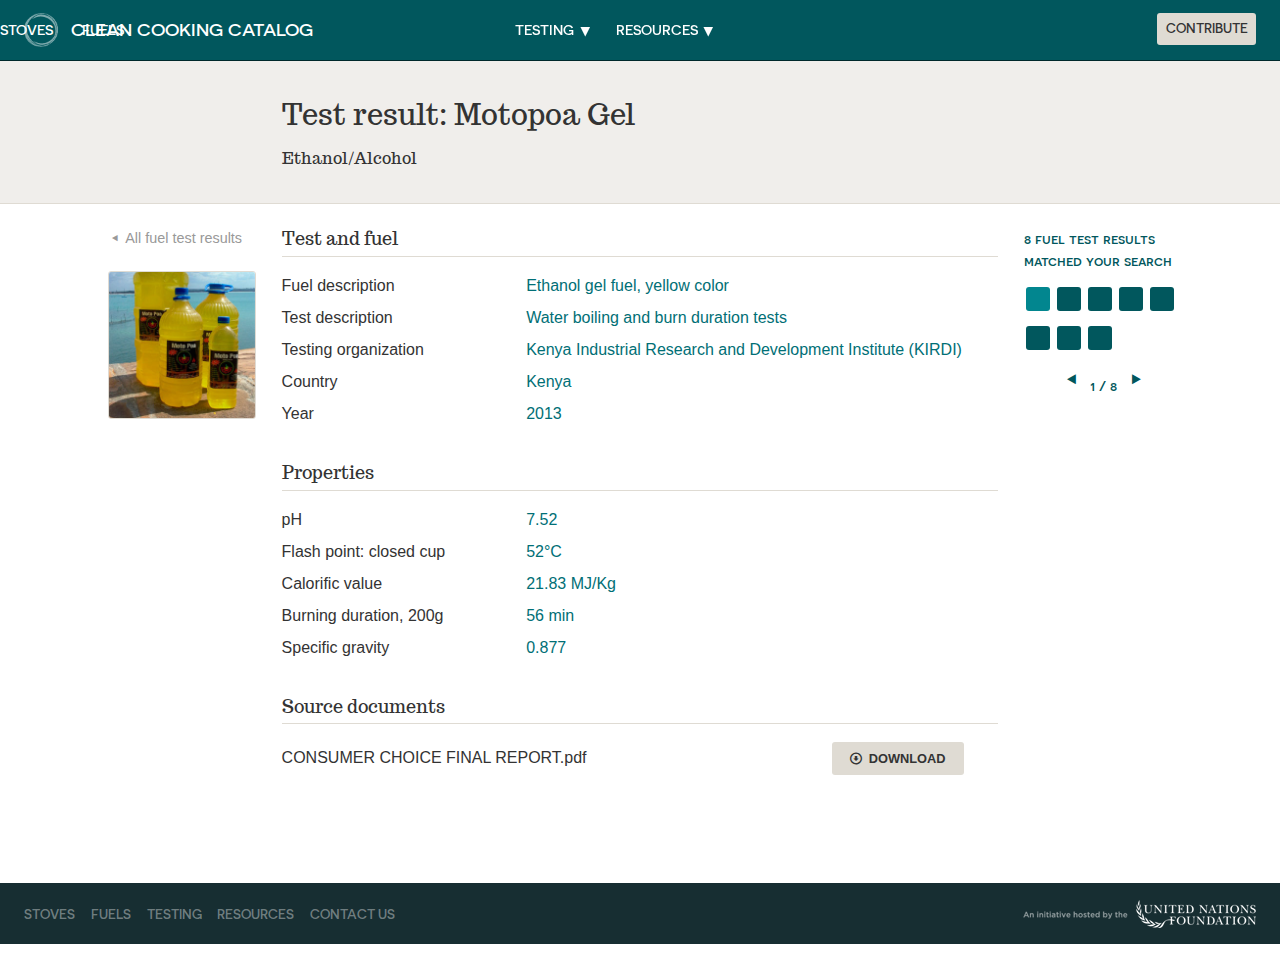
<file: fuel_test_result_show.html>
<html>
  <head>
    <meta charset="utf-8">
    <meta http-equiv="X-UA-Compatible" content="IE=edge">
    <meta name="viewport" content="width=device-width, initial-scale=1, user-scalable=no">

    <title>Fuel test results | Clean Cooking Catalog</title>

    <link rel="stylesheet" href="css/normalize.css">
    <link rel="stylesheet" href="font/novecento_sans_widemedium.css">
    <link rel="stylesheet" type="text/css" href="//cloud.typography.com/7774512/626146/css/fonts.css" />
    <link rel="stylesheet" href="css/fontello.css">
    <link rel="stylesheet" href="css/jquery.nouislider.min.css">
    <link rel="stylesheet" href="css/jquery.nouislider.pips.min.css">
    <link rel="stylesheet" href="css/app.css">
  </head>
  <body>
    <header class="navigation" role="banner">
      <div class="navigation-wrapper">
        <a href="javascript:void(0)" class="logo">
          <img src="images/squished-logo.png" alt="Global Alliance Logo Image">
          <div class="site-name">clean cooking catalog</div>
        </a>
        <a href="javascript:void(0)" class="navigation-menu-button" id="js-mobile-menu">menu</a>
        <nav role="navigation">
          <ul id="js-navigation-menu" class="navigation-menu show">
            <li class="nav-link"><a href="javascript:void(0)">stoves</a></li>
            <li class="nav-link"><a href="javascript:void(0)">fuels</a></li>
            <li class="nav-link more"><a href="javascript:void(0)">testing</a>
              <ul class="submenu">
                  <li><a href="javascript:void(0)">stove test results</a></li>
                  <li><a href="javascript:void(0)">fuel test results</a></li>
              </ul>
            </li>
            <li class="nav-link more"><a href="javascript:void(0)">resources</a>
              <ul class="submenu">
                  <li><a href="javascript:void(0)">about</a></li>
                  <li><a href="javascript:void(0)">glossary</a></li>
                  <li><a href="javascript:void(0)">guides</a></li>
                  <li><a href="javascript:void(0)">standards &amp; testing</a></li>
              </ul>
            </li> 
          </ul>
        </nav>
        <div class="navigation-tools">
          <a href="javascript:void(0)" class="nav-button">contribute</a>
        </div>
      </div>
    </header>
    <main role="full-width-content">
      <div class="wrapper">
        <div class="title-bar">
        <div class="container">
          <div class="inner-container">
            <div class="title">Test result: Motopoa Gel</div>
            <div class="subtitle">Ethanol/Alcohol</div>
          </div>
        </div>
        </div>
        <div class="container">
          <div class="sidebar">
            <div class="back"><a href="javascript:void(0)">
              <i class="icon-left-dir"></i>All fuel test results</a>
            </div>
            <img src="images/fuels/motopoa_alt.jpg">
          </div>
          <div class="content">
          <div class="content-section">
            <div class="subheading">Test and fuel</div>
            <div class="data-field">
              <div class="label">Fuel description</div>
              <div class="value">Ethanol gel fuel, yellow color</div>
            </div>
            <div class="data-field">
              <div class="label">Test description</div>
              <div class="value">Water boiling and burn duration tests</div>
            </div>
            <div class="data-field">
              <div class="label">Testing organization</div>
              <div class="value">Kenya Industrial Research and Development Institute (KIRDI)</div>
            </div>
            <div class="data-field">
              <div class="label">Country</div>
              <div class="value">Kenya</div>
            </div>
            <div class="data-field">
              <div class="label">Year</div>
              <div class="value">2013</div>
            </div>
          </div>
          <div class="content-section">
            <div class="subheading">Properties</div>
            <div class="data-field">
              <div class="label">pH</div>
              <div class="value">7.52</div>
            </div>
            <div class="data-field">
              <div class="label">Flash point: closed cup</div>
              <div class="value">52&deg;C</div>
            </div>
            <div class="data-field">
              <div class="label">Calorific value</div>
              <div class="value">21.83 MJ/Kg</div>
            </div>
            <div class="data-field">
              <div class="label">Burning duration, 200g</div>
              <div class="value">56 min</div>
            </div>
            <div class="data-field">
              <div class="label">Specific gravity</div>
              <div class="value">0.877</div>
            </div>
          </div>
          <div class="content-section">
            <div class="subheading">Source documents</div>
            <div class="data-field">
              <div class="download">
                <div class="filename">CONSUMER CHOICE FINAL REPORT.pdf</div>
                <div class="download-link-wrapper">
                  <div class="download-link"><i class="icon-down-circled"></i> Download</div>
                </div>
              </div>
            </div>
          </div>
          </div>
          <div class="sidebar pager-container">
          <div class="pager">
            <div class="caption"><span class="count">8</span> fuel test results matched your search</div>
            <div class="progress">
              <div class="item active"></div>
              <div class="item"></div>
              <div class="item"></div>
              <div class="item"></div>
              <div class="item"></div>
              <div class="item"></div>
              <div class="item"></div>
              <div class="item"></div>
            </div>
            <div class="controls">
              <i class="icon-left-dir"></i>
              <span class="position">1 / 8</span>
              <i class="icon-right-dir"></i>
            </div>
          </div>
          </div>
        </div>
      </div>
      <footer class="footer" role="contentinfo">
        <ul>
          <li><a href="javascript:void(0)">stoves</a></li>
          <li><a href="javascript:void(0)">fuels</a></li>
          <li><a href="javascript:void(0)">testing</a></li>
          <li><a href="javascript:void(0)">resources</a></li>
          <li><a href="javascript:void(0)">contact us</a></li>
        </ul>
        <div class="footer-logo">
          <img src="images/footer-unflogo.png" alt="UNF Logo">
        </div>
      </footer>
    </main>
  </body>
  <script src="js/jquery-2.1.3.min.js"></script>
  <script src="js/jquery.nouislider.all.min.js"></script>
  <script src="js/top-nav.js"></script>
  <script src="js/filters.js"></script>
</html>
</file>
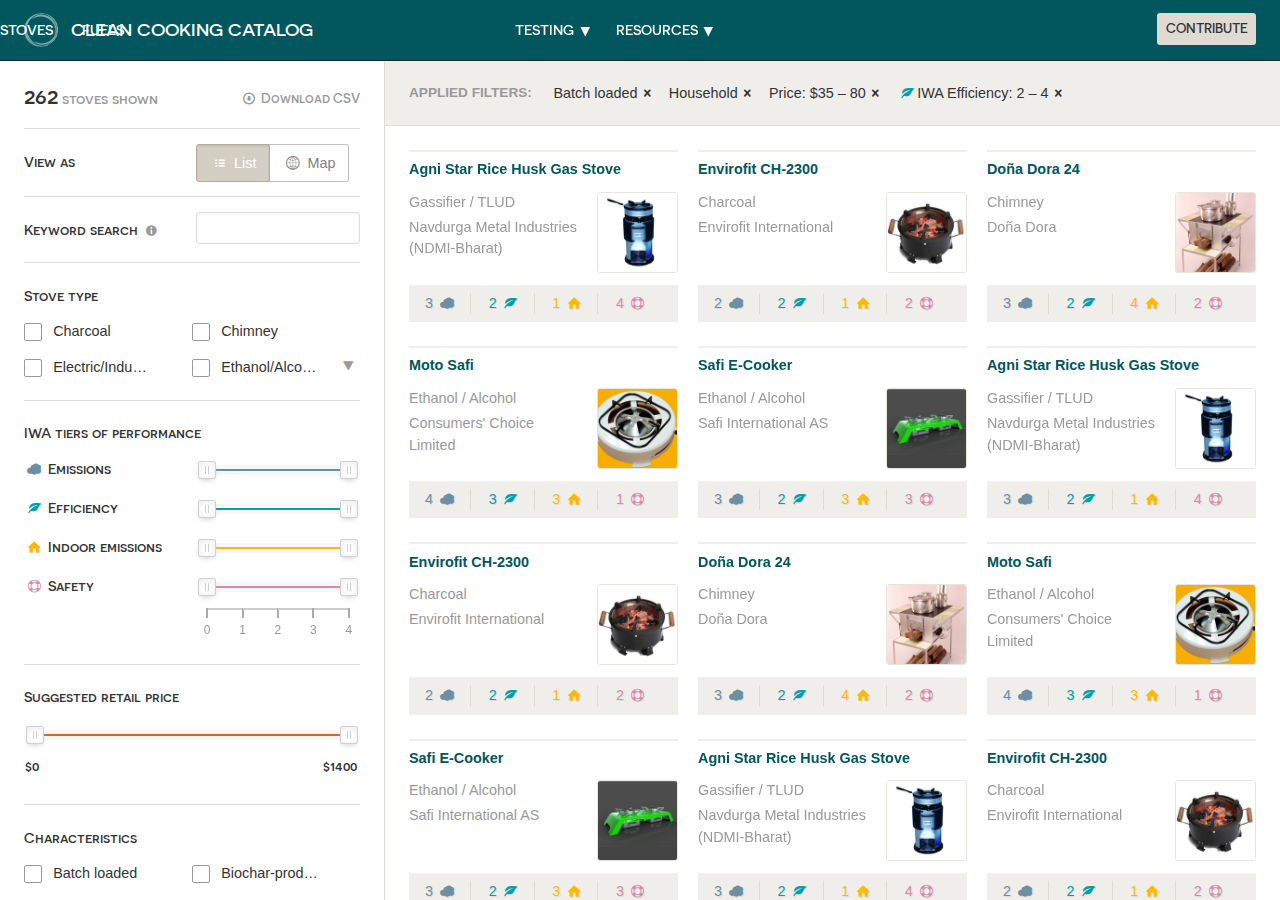
<file: stove_index.html>
<html>
  <head>
    <meta charset="utf-8">
    <meta http-equiv="X-UA-Compatible" content="IE=edge">
    <meta name="viewport" content="width=device-width, initial-scale=1, user-scalable=no">

    <title>Stoves | Clean Cooking Catalog</title>

    <link rel="stylesheet" href="css/normalize.css">
    <link rel="stylesheet" href="font/novecento_sans_widemedium.css">
    <link rel="stylesheet" type="text/css" href="//cloud.typography.com/7774512/626146/css/fonts.css" />
    <link rel="stylesheet" href="css/fontello.css">
    <link rel="stylesheet" href="css/jquery.nouislider.min.css">
    <link rel="stylesheet" href="css/jquery.nouislider.pips.min.css">
    <link rel="stylesheet" href="css/app.css">
  </head>
  <body>
    <header class="navigation" role="banner">
      <div class="navigation-wrapper">
        <a href="javascript:void(0)" class="logo">
          <img src="images/squished-logo.png" alt="Global Alliance Logo Image">
          <div class="site-name">clean cooking catalog</div>
        </a>
        <a href="javascript:void(0)" class="navigation-menu-button" id="js-mobile-menu">menu</a>
        <nav role="navigation">
          <ul id="js-navigation-menu" class="navigation-menu show">
            <li class="nav-link"><a href="javascript:void(0)">stoves</a></li>
            <li class="nav-link"><a href="javascript:void(0)">fuels</a></li>
            <li class="nav-link more"><a href="javascript:void(0)">testing</a>
              <ul class="submenu">
                  <li><a href="javascript:void(0)">stove test results</a></li>
                  <li><a href="javascript:void(0)">fuel test results</a></li>
              </ul>
            </li>
            <li class="nav-link more"><a href="javascript:void(0)">resources</a>
              <ul class="submenu">
                  <li><a href="javascript:void(0)">about</a></li>
                  <li><a href="javascript:void(0)">glossary</a></li>
                  <li><a href="javascript:void(0)">guides</a></li>
                  <li><a href="javascript:void(0)">standards &amp; testing</a></li>
              </ul>
            </li> 
          </ul>
        </nav>
        <div class="navigation-tools">
          <a href="javascript:void(0)" class="nav-button">contribute</a>
        </div>
      </div>
    </header>
    <aside role="content-assist">
      <div class="filter-panel">
        <div class="filter-group panel-header">
          <div class="count">
            <span class="count-value">262</span><span class="count-label"> stoves shown</span>
          </div>
          <div class="download">
            <a href="javascript:void(0)"><i class="icon-down-circled"></i> Download CSV</a>
          </div>
        </div>
        <div class="filter-group">
          <div class="label inline">View as</div>
          <div class="options inline">
            <div class="button-group">
              <label>
                <input type="radio" name="button-group" value="item" checked>
                <span class="button-group-item"><i class="icon-list"></i> List</span>
              </label>
              <label>
                <input type="radio" name="button-group" value="other-item">
                <span class="button-group-item"><i class="icon-globe"></i> Map</span>
              </label>
            </div>
          </div>
        </div>
        <div class="filter-group">
          <div class="label inline">Keyword search
            <i class="icon-info">
            </i>
          </div>
          <div class="options inline">
            <input type="text" name="query">
          </div>
        </div>
        <div class="filter-group">
          <div class="label">Stove type</div>
          <div class="options checkbox-group">
            <i class="icon-down-dir js-expand-trigger"></i>
            <label>
              <input type="checkbox" class="checkbox" name="types" value="">
              <span class="string">Charcoal</span>
              <span class="counter">192</span>
            </label>
            <label>
              <input type="checkbox" class="checkbox" name="types" value="">
              <span class="string">Chimney</span>
              <span class="counter">183</span>
            </label>
            <label>
              <input type="checkbox" class="checkbox" name="types" value="">
              <span class="string">Electric/Induction</span>
              <span class="counter">168</span>
            </label>
            <label>
              <input type="checkbox" class="checkbox" name="types" value="">
              <span class="string">Ethanol/Alcohol</span>
              <span class="counter">160</span>
            </label>
            <div class="more-choices">
              <label>
                <input type="checkbox" class="checkbox" name="types" value="">
                <span class="string">Fan/Forced Air</span>
                <span class="counter">138</span>
              </label>
              <label>
                <input type="checkbox" class="checkbox" name="types" value="">
                <span class="string" title="Gas/Biogas/Liquid Petroleum Gas (LPG)">Gas/Biogas/Liquid Petroleum Gas (LPG)</span>
                <span class="counter">109</span>
              </label>
              <label>
                <input type="checkbox" class="checkbox" name="types" value="">
                <span class="string">Gasifier/TLUD</span>
                <span class="counter">61</span>
              </label>
              <label>
                <input type="checkbox" class="checkbox" name="types" value="">
                <span class="string">Griddle/Plancha</span>
                <span class="counter">60</span>
              </label>
              <label>
                <input type="checkbox" class="checkbox" name="types" value="">
                <span class="string">Rocket/Side-feed</span>
                <span class="counter">57</span>
              </label>
              <label>
                <input type="checkbox" class="checkbox" name="types" value="">
                <span class="string">Solar</span>
                <span class="counter">55</span>
              </label>
              <label>
                <input type="checkbox" class="checkbox" name="types" value="">
                <span class="string">Traditional</span>
                <span class="counter">42</span>
              </label>
            </div>
          </div>
        </div>
        <div class="filter-group with-pips">
          <div class="label">IWA tiers of performance</div>
          <div class="options slider-group">
            <div class="label inline"><i class="icon-clouds-inv emissions"></i> Emissions</div>
            <div class="slider inline">
              <div id="iwa-emissions-slider" class="iwa-slider"></div>
              <input type="number" id="iwa-emissions-min" class="slider-input" name="iwa_emissions_min">
              <input type="number" id="iwa-emissions-max" class="slider-input" name="iwa_emissions_max">
            </div>
            <div class="label inline"><i class="icon-leaf efficiency"></i> Efficiency</div>
            <div class="slider inline">
              <div id="iwa-efficiency-slider" class="iwa-slider"></div>
              <input type="number" id="iwa-efficiency-min" class="slider-input" name="iwa_efficiency_min">
              <input type="number" id="iwa-efficiency-max" class="slider-input" name="iwa_efficiency_max">
            </div>
            <div class="label inline"><i class="icon-home indoor-emissions"></i> Indoor emissions</div>
            <div class="slider inline">
              <div id="iwa-indoor-emissions-slider" class="iwa-slider"></div>
              <input type="number" id="iwa-indoor-emissions-min" class="slider-input" name="iwa_indoor_emissions_min">
              <input type="number" id="iwa-indoor-emissions-max" class="slider-input" name="iwa_indoor_emissions_max">
            </div>
            <div class="label inline"><i class="icon-lifebuoy safety"></i> Safety</div>
            <div class="slider inline">
              <div id="iwa-safety-slider" class="iwa-slider"></div>
              <input type="number" id="iwa-safety-min" class="slider-input" name="iwa_safety_min">
              <input type="number" id="iwa-safety-max" class="slider-input" name="iwa_safety_max">
            </div>
          </div>
        </div>
        <div class="filter-group with-slider-labels">
          <div class="label">Suggested retail price</div>
          <div class="options slider">
            <div id="price-slider"></div>
            <div id="price-min-label" class="slider-label left"><span class="units">$</span><span class="value"></span></div>
            <div id="price-max-label" class="slider-label right"><span class="units">$</span><span class="value"></span></div>
            <input type="number" id="price-min" class="slider-input" name="price_min">
            <input type="number" id="price-max" class="slider-input" name="price_max">
          </div>
        </div>
        <div class="filter-group">
          <div class="label">Characteristics</div>
          <div class="options checkbox-group">
            <i class="icon-down-dir js-expand-trigger"></i>
            <label>
              <input type="checkbox" class="checkbox" name="characteristics" value="batch_loaded">
              <span class="string">Batch loaded</span>
              <span class="counter">43</span>
            </label>
            <label>
              <input type="checkbox" class="checkbox" name="characteristics" value="biochar_producing">
              <span class="string">Biochar-producing</span>
              <span class="counter">17</span>
            </label>
            <label>
              <input type="checkbox" class="checkbox" name="characteristics" value="built_in_place">
              <span class="string">Built in place</span>
              <span class="counter">41</span>
            </label>
            <label>
              <input type="checkbox" class="checkbox" name="characteristics" value="ceramic_lined">
              <span class="string">Ceramic lined</span>
              <span class="counter">44</span>
            </label>
            <div class="more-choices">
              <label>
                <input type="checkbox" class="checkbox" name="characteristics" value="">
                <span class="string">Chimney</span>
                <span class="counter">47</span>
              </label>
              <label>
                <input type="checkbox" class="checkbox" name="characteristics" value="">
                <span class="string">Fan</span>
                <span class="counter">29</span>
              </label>
              <label>
                <input type="checkbox" class="checkbox" name="characteristics" value="">
                <span class="string">Gasifier (TLUD)</span>
                <span class="counter">45</span>
              </label>
              <label>
                <input type="checkbox" class="checkbox" name="characteristics" value="">
                <span class="string">Griddle/plancha</span>
                <span class="counter">14</span>
              </label>
              <label>
                <input type="checkbox" class="checkbox" name="characteristics" value="">
                <span class="string">Heating</span>
                <span class="counter">37</span>
              </label>
              <label>
                <input type="checkbox" class="checkbox" name="characteristics" value="">
                <span class="string">Household</span>
                <span class="counter">237</span>
              </label>
              <label>
                <input type="checkbox" class="checkbox" name="characteristics" value="">
                <span class="string">Induction</span>
                <span class="counter">2</span>
              </label>
              <label>
                <input type="checkbox" class="checkbox" name="characteristics" value="">
                <span class="string">Institutional</span>
                <span class="counter">44</span>
              </label>
              <label>
                <input type="checkbox" class="checkbox" name="characteristics" value="">
                <span class="string">Multiple colors</span>
                <span class="counter">12</span>
              </label>
              <label>
                <input type="checkbox" class="checkbox" name="characteristics" value="">
                <span class="string">Multiple burners</span>
                <span class="counter">47</span>
              </label>
              <label>
                <input type="checkbox" class="checkbox" name="characteristics" value="">
                <span class="string">Natural draft/rocket</span>
                <span class="counter">90</span>
              </label>
              <label>
                <input type="checkbox" class="checkbox" name="characteristics" value="">
                <span class="string">Non-traditional</span>
                <span class="counter">240</span>
              </label>
              <label>
                <input type="checkbox" class="checkbox" name="characteristics" value="">
                <span class="string">Portable</span>
                <span class="counter">210</span>
              </label>
              <label>
                <input type="checkbox" class="checkbox" name="characteristics" value="">
                <span class="string">Pot skirt</span>
                <span class="counter">31</span>
              </label>
              <label>
                <input type="checkbox" class="checkbox" name="characteristics" value="">
                <span class="string">Pressure</span>
                <span class="counter">4</span>
              </label>
              <label>
                <input type="checkbox" class="checkbox" name="characteristics" value="">
                <span class="string">Prototype</span>
                <span class="counter">12</span>
              </label>
              <label>
                <input type="checkbox" class="checkbox" name="characteristics" value="">
                <span class="string">Side-feed</span>
                <span class="counter">53</span>
              </label>
              <label>
                <input type="checkbox" class="checkbox" name="characteristics" value="">
                <span class="string">Solar: Heat-trap box</span>
                <span class="counter">3</span>
              </label>
              <label>
                <input type="checkbox" class="checkbox" name="characteristics" value="">
                <span class="string">Solar: Panel</span>
                <span class="counter">6</span>
              </label>
              <label>
                <input type="checkbox" class="checkbox" name="characteristics" value="">
                <span class="string">Solar: Parabolic</span>
                <span class="counter">3</span>
              </label>
              <label>
                <input type="checkbox" class="checkbox" name="characteristics" value="">
                <span class="string">Sunken pot</span>
                <span class="counter">19</span>
              </label>
              <label>
                <input type="checkbox" class="checkbox" name="characteristics" value="">
                <span class="string">Thermoelectric generator</span>
                <span class="counter">5</span>
              </label>
              <label>
                <input type="checkbox" class="checkbox" name="characteristics" value="">
                <span class="string">Traditional</span>
                <span class="counter">22</span>
              </label>
              <label>
                <input type="checkbox" class="checkbox" name="characteristics" value="">
                <span class="string">U-shape</span>
                <span class="counter">1</span>
              </label>
              <label>
                <input type="checkbox" class="checkbox" name="characteristics" value="">
                <span class="string">Wick</span>
                <span class="counter">2</span>
              </label>
            </div>
          </div>
        </div>
        <div class="filter-group">
          <div class="label">Fuels</div>
          <div class="options checkbox-group">
            <i class="icon-down-dir js-expand-trigger"></i>
            <label>
              <input type="checkbox" class="checkbox" name="fuels" value="biogas">
              <span class="string">Biogas</span>
              <span class="counter">1</span>
            </label>
            <label>
              <input type="checkbox" class="checkbox" name="fuels" value="biomass">
              <span class="string">Biomass</span>
              <span class="counter">140</span>
            </label>
            <label>
              <input type="checkbox" class="checkbox" name="fuels" value="briquettes_pellets">
              <span class="string">Briquettes/pellets</span>
              <span class="counter">70</span>
            </label>
            <label>
              <input type="checkbox" class="checkbox" name="fuels" value="charcoal">
              <span class="string">Charcoal</span>
              <span class="counter">72</span>
            </label>
            <div class="more-choices">
              <label>
                <input type="checkbox" class="checkbox" name="fuels" value="">
                <span class="string">Coal</span>
                <span class="counter">12</span>
              </label>
              <label>
                <input type="checkbox" class="checkbox" name="fuels" value="">
                <span class="string">Crop residues</span>
                <span class="counter">57</span>
              </label>
              <label>
                <input type="checkbox" class="checkbox" name="fuels" value="">
                <span class="string">Diesel</span>
                <span class="counter">1</span>
              </label>
              <label>
                <input type="checkbox" class="checkbox" name="fuels" value="">
                <span class="string">Dung</span>
                <span class="counter">29</span>
              </label>
              <label>
                <input type="checkbox" class="checkbox" name="fuels" value="">
                <span class="string">Electric</span>
                <span class="counter">2</span>
              </label>
              <label>
                <input type="checkbox" class="checkbox" name="fuels" value="">
                <span class="string">Ethanol/alcohol</span>
                <span class="counter">13</span>
              </label>
              <label>
                <input type="checkbox" class="checkbox" name="fuels" value="">
                <span class="string">Kerosene</span>
                <span class="counter">0</span>
              </label>
              <label>
                <input type="checkbox" class="checkbox" name="fuels" value="">
                <span class="string">Liquid petroleum gas</span>
                <span class="counter">12</span>
              </label>
              <label>
                <input type="checkbox" class="checkbox" name="fuels" value="">
                <span class="string">Methane/natural gas</span>
                <span class="counter">7</span>
              </label>
              <label>
                <input type="checkbox" class="checkbox" name="fuels" value="">
                <span class="string">Plant oil</span>
                <span class="counter">1</span>
              </label>
              <label>
                <input type="checkbox" class="checkbox" name="fuels" value="">
                <span class="string">Propane gas</span>
                <span class="counter">6</span>
              </label>
              <label>
                <input type="checkbox" class="checkbox" name="fuels" value="">
                <span class="string">Solar</span>
                <span class="counter">11</span>
              </label>
              <label>
                <input type="checkbox" class="checkbox" name="fuels" value="">
                <span class="string">Wood</span>
                <span class="counter">142</span>
              </label>
            </div>
          </div>
        </div>
        <div class="filter-group">
          <div class="label">Materials</div>
          <div class="options checkbox-group">
            <i class="icon-down-dir js-expand-trigger"></i>
            <label>
              <input type="checkbox" class="checkbox" name="materials" value="brick">
              <span class="string">Brick</span>
              <span class="counter">26</span>
            </label>
            <label>
              <input type="checkbox" class="checkbox" name="materials" value="cement">
              <span class="string">Cement</span>
              <span class="counter">47</span>
            </label>
            <label>
              <input type="checkbox" class="checkbox" name="materials" value="ceramic">
              <span class="string">Ceramic</span>
              <span class="counter">43</span>
            </label>
            <label>
              <input type="checkbox" class="checkbox" name="materials" value="clay">
              <span class="string">Clay</span>
              <span class="counter">44</span>
            </label>
            <div class="more-choices">
              <label>
                <input type="checkbox" class="checkbox" name="materials" value="metal">
                <span class="string">Metal</span>
                <span class="counter">213</span>
              </label>
            </div>
          </div>
        </div>
        <div class="filter-group last">
          <div class="label">Geography</div>
          <div class="options checkbox-group">
            <i class="icon-down-dir js-expand-trigger"></i>
            <label>
              <input type="checkbox" class="checkbox" name="regions" value="africa">
              <span class="string">Africa</span>
              <span class="counter">136</span>
            </label>
            <label>
              <input type="checkbox" class="checkbox" name="regions" value="asia">
              <span class="string">Asia</span>
              <span class="counter">89</span>
            </label>
            <label>
              <input type="checkbox" class="checkbox" name="regions" value="europe_middle_east">
              <span class="string">Europe/Middle East</span>
              <span class="counter">21</span>
            </label>
            <label>
              <input type="checkbox" class="checkbox" name="regions" value="lac">
              <span class="string" title="Latin America &amp; the Caribbean">Latin America &amp; the Caribbean</span>
              <span class="counter">60</span>
            </label>
            <div class="more-choices">
              <label>
                <input type="checkbox" class="checkbox" name="regions" value="australia">
                <span class="string">Australia</span>
                <span class="counter">20</span>
              </label>
              <label>
                <input type="checkbox" class="checkbox" name="regions" value="north_america">
                <span class="string">North America</span>
                <span class="counter">25</span>
              </label>
            </div>
          </div>
        </div>    
      </div>
      <div class="pane-controls">
        <div class="pane-toggle">show stoves</div>
      </div>  
    </aside>
    <main role="content">
      <div class="wrapper">
        <div class="applied-filters">
          <div class="label">applied filters:</div>
          <div class="filters">
            <span class="filter">Batch loaded<i class="icon-cancel"></i></span>
            <span class="filter">Household<i class="icon-cancel"></i></span>
            <span class="filter">Price: $35 &ndash; 80<i class="icon-cancel"></i></span>
            <span class="filter"><i class="icon-leaf efficiency"></i>IWA Efficiency: 2 &ndash; 4<i class="icon-cancel"></i></span>
          </div>
        </div>
        <div class="grid">
          <div class="grid-item">
            <div class="title">Agni Star Rice Husk Gas Stove</div>
            <div class="item-content">
              <div class="info">
                <div class="small">Gassifier / TLUD</div>
                <div class="small">Navdurga Metal Industries (NDMI-Bharat)</div>
              </div>
              <div class="photo">          
                <img src="images/stoves/agni_star_235.png">
              </div>
            </div>
            <div class="iwa">
              <div class="iwa-tier emissions">3 <i class="icon-clouds-inv"></i></div>
              <div class="iwa-tier efficiency">2 <i class="icon-leaf"></i></div>
              <div class="iwa-tier indoor-emissions">1 <i class="icon-home"></i></div>
              <div class="iwa-tier safety">4 <i class="icon-lifebuoy"></i></div>
            </div> 
          </div>
          <div class="grid-item">
            <div class="title">Envirofit CH-2300</div>
            <div class="item-content">
              <div class="info">
                <div class="small">Charcoal</div>
                <div class="small">Envirofit International</div>
              </div>
              <div class="photo">          
                <img src="images/stoves/envirofit_CH2300.jpg">
              </div>
            </div>
            <div class="iwa">
              <div class="iwa-tier emissions">2 <i class="icon-clouds-inv"></i></div>
              <div class="iwa-tier efficiency">2 <i class="icon-leaf"></i></div>
              <div class="iwa-tier indoor-emissions">1 <i class="icon-home"></i></div>
              <div class="iwa-tier safety">2 <i class="icon-lifebuoy"></i></div>
            </div> 
          </div>
          <div class="grid-item">
            <div class="title">Doña Dora 24</div>
            <div class="item-content">
              <div class="info">
                <div class="small">Chimney</div>
                <div class="small">Doña Dora</div>
              </div>
              <div class="photo">          
                <img src="images/stoves/dona_dora.jpg">
              </div>
            </div>
            <div class="iwa">
              <div class="iwa-tier emissions">3 <i class="icon-clouds-inv"></i></div>
              <div class="iwa-tier efficiency">2 <i class="icon-leaf"></i></div>
              <div class="iwa-tier indoor-emissions">4 <i class="icon-home"></i></div>
              <div class="iwa-tier safety">2 <i class="icon-lifebuoy"></i></div>
            </div> 
          </div>
          <div class="grid-item">
            <div class="title">Moto Safi</div>
            <div class="item-content">
              <div class="info">
                <div class="small">Ethanol / Alcohol</div>
                <div class="small">Consumers' Choice Limited</div>
              </div>
              <div class="photo">          
                <img src="images/stoves/moto_safi.jpg">
              </div>
            </div>
            <div class="iwa">
              <div class="iwa-tier emissions">4 <i class="icon-clouds-inv"></i></div>
              <div class="iwa-tier efficiency">3 <i class="icon-leaf"></i></div>
              <div class="iwa-tier indoor-emissions">3 <i class="icon-home"></i></div>
              <div class="iwa-tier safety">1 <i class="icon-lifebuoy"></i></div>
            </div> 
          </div>
          <div class="grid-item">
            <div class="title">Safi E-Cooker</div>
            <div class="item-content">
              <div class="info">
                <div class="small">Ethanol / Alcohol</div>
                <div class="small">Safi International AS</div>
              </div>
              <div class="photo">          
                <img src="images/stoves/safi_e_cooker.jpg">
              </div>
            </div>
            <div class="iwa">
              <div class="iwa-tier emissions">3 <i class="icon-clouds-inv"></i></div>
              <div class="iwa-tier efficiency">2 <i class="icon-leaf"></i></div>
              <div class="iwa-tier indoor-emissions">3 <i class="icon-home"></i></div>
              <div class="iwa-tier safety">3 <i class="icon-lifebuoy"></i></div>
            </div> 
          </div>
          <div class="grid-item">
            <div class="title">Agni Star Rice Husk Gas Stove</div>
            <div class="item-content">
              <div class="info">
                <div class="small">Gassifier / TLUD</div>
                <div class="small">Navdurga Metal Industries (NDMI-Bharat)</div>
              </div>
              <div class="photo">          
                <img src="images/stoves/agni_star_235.png">
              </div>
            </div>
            <div class="iwa">
              <div class="iwa-tier emissions">3 <i class="icon-clouds-inv"></i></div>
              <div class="iwa-tier efficiency">2 <i class="icon-leaf"></i></div>
              <div class="iwa-tier indoor-emissions">1 <i class="icon-home"></i></div>
              <div class="iwa-tier safety">4 <i class="icon-lifebuoy"></i></div>
            </div> 
          </div>
          <div class="grid-item">
            <div class="title">Envirofit CH-2300</div>
            <div class="item-content">
              <div class="info">
                <div class="small">Charcoal</div>
                <div class="small">Envirofit International</div>
              </div>
              <div class="photo">          
                <img src="images/stoves/envirofit_CH2300.jpg">
              </div>
            </div>
            <div class="iwa">
              <div class="iwa-tier emissions">2 <i class="icon-clouds-inv"></i></div>
              <div class="iwa-tier efficiency">2 <i class="icon-leaf"></i></div>
              <div class="iwa-tier indoor-emissions">1 <i class="icon-home"></i></div>
              <div class="iwa-tier safety">2 <i class="icon-lifebuoy"></i></div>
            </div> 
          </div>
          <div class="grid-item">
            <div class="title">Doña Dora 24</div>
            <div class="item-content">
              <div class="info">
                <div class="small">Chimney</div>
                <div class="small">Doña Dora</div>
              </div>
              <div class="photo">          
                <img src="images/stoves/dona_dora.jpg">
              </div>
            </div>
            <div class="iwa">
              <div class="iwa-tier emissions">3 <i class="icon-clouds-inv"></i></div>
              <div class="iwa-tier efficiency">2 <i class="icon-leaf"></i></div>
              <div class="iwa-tier indoor-emissions">4 <i class="icon-home"></i></div>
              <div class="iwa-tier safety">2 <i class="icon-lifebuoy"></i></div>
            </div> 
          </div>
          <div class="grid-item">
            <div class="title">Moto Safi</div>
            <div class="item-content">
              <div class="info">
                <div class="small">Ethanol / Alcohol</div>
                <div class="small">Consumers' Choice Limited</div>
              </div>
              <div class="photo">          
                <img src="images/stoves/moto_safi.jpg">
              </div>
            </div>
            <div class="iwa">
              <div class="iwa-tier emissions">4 <i class="icon-clouds-inv"></i></div>
              <div class="iwa-tier efficiency">3 <i class="icon-leaf"></i></div>
              <div class="iwa-tier indoor-emissions">3 <i class="icon-home"></i></div>
              <div class="iwa-tier safety">1 <i class="icon-lifebuoy"></i></div>
            </div> 
          </div>
          <div class="grid-item">
            <div class="title">Safi E-Cooker</div>
            <div class="item-content">
              <div class="info">
                <div class="small">Ethanol / Alcohol</div>
                <div class="small">Safi International AS</div>
              </div>
              <div class="photo">          
                <img src="images/stoves/safi_e_cooker.jpg">
              </div>
            </div>
            <div class="iwa">
              <div class="iwa-tier emissions">3 <i class="icon-clouds-inv"></i></div>
              <div class="iwa-tier efficiency">2 <i class="icon-leaf"></i></div>
              <div class="iwa-tier indoor-emissions">3 <i class="icon-home"></i></div>
              <div class="iwa-tier safety">3 <i class="icon-lifebuoy"></i></div>
            </div> 
          </div>
          <div class="grid-item">
            <div class="title">Agni Star Rice Husk Gas Stove</div>
            <div class="item-content">
              <div class="info">
                <div class="small">Gassifier / TLUD</div>
                <div class="small">Navdurga Metal Industries (NDMI-Bharat)</div>
              </div>
              <div class="photo">          
                <img src="images/stoves/agni_star_235.png">
              </div>
            </div>
            <div class="iwa">
              <div class="iwa-tier emissions">3 <i class="icon-clouds-inv"></i></div>
              <div class="iwa-tier efficiency">2 <i class="icon-leaf"></i></div>
              <div class="iwa-tier indoor-emissions">1 <i class="icon-home"></i></div>
              <div class="iwa-tier safety">4 <i class="icon-lifebuoy"></i></div>
            </div> 
          </div>
          <div class="grid-item">
            <div class="title">Envirofit CH-2300</div>
            <div class="item-content">
              <div class="info">
                <div class="small">Charcoal</div>
                <div class="small">Envirofit International</div>
              </div>
              <div class="photo">          
                <img src="images/stoves/envirofit_CH2300.jpg">
              </div>
            </div>
            <div class="iwa">
              <div class="iwa-tier emissions">2 <i class="icon-clouds-inv"></i></div>
              <div class="iwa-tier efficiency">2 <i class="icon-leaf"></i></div>
              <div class="iwa-tier indoor-emissions">1 <i class="icon-home"></i></div>
              <div class="iwa-tier safety">2 <i class="icon-lifebuoy"></i></div>
            </div> 
          </div>
          <div class="grid-item">
            <div class="title">Doña Dora 24</div>
            <div class="item-content">
              <div class="info">
                <div class="small">Chimney</div>
                <div class="small">Doña Dora</div>
              </div>
              <div class="photo">          
                <img src="images/stoves/dona_dora.jpg">
              </div>
            </div>
            <div class="iwa">
              <div class="iwa-tier emissions">3 <i class="icon-clouds-inv"></i></div>
              <div class="iwa-tier efficiency">2 <i class="icon-leaf"></i></div>
              <div class="iwa-tier indoor-emissions">4 <i class="icon-home"></i></div>
              <div class="iwa-tier safety">2 <i class="icon-lifebuoy"></i></div>
            </div> 
          </div>
          <div class="grid-item">
            <div class="title">Moto Safi</div>
            <div class="item-content">
              <div class="info">
                <div class="small">Ethanol / Alcohol</div>
                <div class="small">Consumers' Choice Limited</div>
              </div>
              <div class="photo">          
                <img src="images/stoves/moto_safi.jpg">
              </div>
            </div>
            <div class="iwa">
              <div class="iwa-tier emissions">4 <i class="icon-clouds-inv"></i></div>
              <div class="iwa-tier efficiency">3 <i class="icon-leaf"></i></div>
              <div class="iwa-tier indoor-emissions">3 <i class="icon-home"></i></div>
              <div class="iwa-tier safety">1 <i class="icon-lifebuoy"></i></div>
            </div> 
          </div>
          <div class="grid-item">
            <div class="title">Safi E-Cooker</div>
            <div class="item-content">
              <div class="info">
                <div class="small">Ethanol / Alcohol</div>
                <div class="small">Safi International AS</div>
              </div>
              <div class="photo">          
                <img src="images/stoves/safi_e_cooker.jpg">
              </div>
            </div>
            <div class="iwa">
              <div class="iwa-tier emissions">3 <i class="icon-clouds-inv"></i></div>
              <div class="iwa-tier efficiency">2 <i class="icon-leaf"></i></div>
              <div class="iwa-tier indoor-emissions">3 <i class="icon-home"></i></div>
              <div class="iwa-tier safety">3 <i class="icon-lifebuoy"></i></div>
            </div> 
          </div>
        </div>
        <div class="pane-controls">
          <div class="pane-toggle">show filters</div>
        </div>
      </div>
      <footer class="footer" role="contentinfo">
        <ul>
          <li><a href="javascript:void(0)">stoves</a></li>
          <li><a href="javascript:void(0)">fuels</a></li>
          <li><a href="javascript:void(0)">testing</a></li>
          <li><a href="javascript:void(0)">resources</a></li>
          <li><a href="javascript:void(0)">contact us</a></li>
        </ul>
        <div class="footer-logo">
          <img src="images/footer-unflogo.png" alt="UNF Logo">
        </div>
      </footer>
    </main>
  </body>
  <script src="js/jquery-2.1.3.min.js"></script>
  <script src="js/jquery.nouislider.all.min.js"></script>
  <script src="js/top-nav.js"></script>
  <script src="js/filters.js"></script>
</html>
</file>
<file: font/novecento_sans_widemedium.css>
/*
 * Web Fonts from fontspring.com
 *
 * All OpenType features and all extended glyphs have been removed.
 * Fully installable fonts can be purchased at http://www.fontspring.com
 *
 * The fonts included in this stylesheet are subject to the End User License you purchased
 * from Fontspring. The fonts are protected under domestic and international trademark and 
 * copyright law. You are prohibited from modifying, reverse engineering, duplicating, or
 * distributing this font software.
 *
 * (c) 2010-2014 Fontspring
 *
 *
 *
 *
 * The fonts included are copyrighted by the vendor listed below.
 *
 * Vendor:      Synthview Type Design
 * License URL: http://www.fontspring.com/licenses/synthview/webfont
 *
 *
 */

@font-face {
    font-family: 'novecento_sans_widemedium';
    src: url('Novecentosanswide-Medium-webfont.eot');
    src: url('Novecentosanswide-Medium-webfont.eot?#iefix') format('embedded-opentype'),
         url('Novecentosanswide-Medium-webfont.woff2') format('woff2'),
         url('Novecentosanswide-Medium-webfont.woff') format('woff'),
         url('Novecentosanswide-Medium-webfont.ttf') format('truetype'),
         url('Novecentosanswide-Medium-webfont.svg#novecento_sans_widemedium') format('svg');
    font-weight: normal;
    font-style: normal;

}
</file>
<file: css/fontello.css>
@font-face {
  font-family: 'fontello';
  src: url('../font/fontello.eot?75244538');
  src: url('../font/fontello.eot?75244538#iefix') format('embedded-opentype'),
       url('../font/fontello.woff?75244538') format('woff'),
       url('../font/fontello.ttf?75244538') format('truetype'),
       url('../font/fontello.svg?75244538#fontello') format('svg');
  font-weight: normal;
  font-style: normal;
}
/* Chrome hack: SVG is rendered more smooth in Windozze. 100% magic, uncomment if you need it. */
/* Note, that will break hinting! In other OS-es font will be not as sharp as it could be */
/*
@media screen and (-webkit-min-device-pixel-ratio:0) {
  @font-face {
    font-family: 'fontello';
    src: url('../font/fontello.svg?75244538#fontello') format('svg');
  }
}
*/
 
 [class^="icon-"]:before, [class*=" icon-"]:before {
  font-family: "fontello";
  font-style: normal;
  font-weight: normal;
  speak: none;
 
  display: inline-block;
  text-decoration: inherit;
  width: 1em;
  margin-right: .2em;
  text-align: center;
  /* opacity: .8; */
 
  /* For safety - reset parent styles, that can break glyph codes*/
  font-variant: normal;
  text-transform: none;
     
  /* fix buttons height, for twitter bootstrap */
  line-height: 1em;
 
  /* Animation center compensation - margins should be symmetric */
  /* remove if not needed */
  margin-left: .2em;
 
  /* you can be more comfortable with increased icons size */
  /* font-size: 120%; */
 
  /* Uncomment for 3D effect */
  /* text-shadow: 1px 1px 1px rgba(127, 127, 127, 0.3); */
}
 
.icon-down-circled:before { content: '\e800'; } /* '' */
.icon-globe:before { content: '\e801'; } /* '' */
.icon-list:before { content: '\e802'; } /* '' */
.icon-info:before { content: '\e803'; } /* '' */
.icon-down-dir:before { content: '\e804'; } /* '' */
.icon-up-dir:before { content: '\e805'; } /* '' */
.icon-ok:before { content: '\e806'; } /* '' */
.icon-clouds-inv:before { content: '\e807'; } /* '' */
.icon-leaf:before { content: '\e808'; } /* '' */
.icon-home:before { content: '\e809'; } /* '' */
.icon-lifebuoy:before { content: '\e80a'; } /* '' */
.icon-attention:before { content: '\e80b'; } /* '' */
.icon-cancel:before { content: '\e80c'; } /* '' */
.icon-cancel-squared:before { content: '\e80d'; } /* '' */
.icon-left-dir:before { content: '\e80e'; } /* '' */
.icon-right-dir:before { content: '\e80f'; } /* '' */
</file>
<file: css/app.css>
@charset "UTF-8";
@import url(http://fonts.googleapis.com/css?family=Trocchi);
html {
  box-sizing: border-box; }

*, *::after, *::before {
  box-sizing: inherit; }

button, input[type="button"], input[type="reset"], input[type="submit"],
button {
  -webkit-appearance: none;
  -moz-appearance: none;
  -ms-appearance: none;
  -o-appearance: none;
  appearance: none;
  -webkit-font-smoothing: antialiased;
  background-color: #999;
  border-radius: 3px;
  border: none;
  color: #fff;
  cursor: pointer;
  display: inline-block;
  font-family: "Gotham SSm A", "Gotham SSm B", "Helvetica Neue", "Helvetica", "Roboto", "Arial", sans-serif;
  font-size: 1em;
  font-weight: 600;
  line-height: 1;
  padding: 0.75em 1em;
  text-decoration: none;
  user-select: none;
  vertical-align: middle;
  white-space: nowrap; }
  button:hover, button:focus, input[type="button"]:hover, input[type="button"]:focus, input[type="reset"]:hover, input[type="reset"]:focus, input[type="submit"]:hover, input[type="submit"]:focus,
  button:hover,
  button:focus {
    background-color: #737373;
    color: #fff; }
  button:disabled, input[type="button"]:disabled, input[type="reset"]:disabled, input[type="submit"]:disabled,
  button:disabled {
    cursor: not-allowed;
    opacity: 0.5; }

fieldset {
  background-color: #f7f7f7;
  border: 1px solid #ddd;
  margin: 0 0 0.75em;
  padding: 1.5em; }

input,
label,
select {
  display: block;
  font-family: "Gotham SSm A", "Gotham SSm B", "Helvetica Neue", "Helvetica", "Roboto", "Arial", sans-serif;
  font-size: 1em; }

label {
  font-weight: 600;
  margin-bottom: 0.375em; }
  label.required::after {
    content: "*"; }
  label abbr {
    display: none; }

input[type="color"], input[type="date"], input[type="datetime"], input[type="datetime-local"], input[type="email"], input[type="month"], input[type="number"], input[type="password"], input[type="search"], input[type="tel"], input[type="text"], input[type="time"], input[type="url"], input[type="week"], textarea,
select[multiple=multiple],
textarea {
  background-color: #fff;
  border: 1px solid #ddd;
  border-radius: 3px;
  box-shadow: inset 0 1px 3px rgba(0, 0, 0, 0.06);
  box-sizing: border-box;
  font-family: "Gotham SSm A", "Gotham SSm B", "Helvetica Neue", "Helvetica", "Roboto", "Arial", sans-serif;
  font-size: 1em;
  margin-bottom: 0.75em;
  padding: 0.5em;
  transition: border-color;
  width: 100%; }
  input[type="color"]:hover, input[type="date"]:hover, input[type="datetime"]:hover, input[type="datetime-local"]:hover, input[type="email"]:hover, input[type="month"]:hover, input[type="number"]:hover, input[type="password"]:hover, input[type="search"]:hover, input[type="tel"]:hover, input[type="text"]:hover, input[type="time"]:hover, input[type="url"]:hover, input[type="week"]:hover, textarea:hover,
  select[multiple=multiple]:hover,
  textarea:hover {
    border-color: #c4c4c4; }
  input[type="color"]:focus, input[type="date"]:focus, input[type="datetime"]:focus, input[type="datetime-local"]:focus, input[type="email"]:focus, input[type="month"]:focus, input[type="number"]:focus, input[type="password"]:focus, input[type="search"]:focus, input[type="tel"]:focus, input[type="text"]:focus, input[type="time"]:focus, input[type="url"]:focus, input[type="week"]:focus, textarea:focus,
  select[multiple=multiple]:focus,
  textarea:focus {
    border-color: #999;
    box-shadow: inset 0 1px 3px rgba(0, 0, 0, 0.06), 0 0 5px rgba(140, 140, 140, 0.7);
    outline: none; }

textarea {
  resize: vertical; }

input[type="search"] {
  -webkit-appearance: none;
  -moz-appearance: none;
  -ms-appearance: none;
  -o-appearance: none;
  appearance: none; }

input[type="checkbox"],
input[type="radio"] {
  display: inline-block;
  position: relative;
  -webkit-appearance: none;
  height: 1.25em;
  width: 1.25em;
  vertical-align: bottom;
  border: 1px solid #999;
  border-radius: 2px;
  background-color: white; }
  input[type="checkbox"]:focus,
  input[type="radio"]:focus {
    outline: none; }

input[type="checkbox"]:checked:before {
  font-family: 'fontello';
  content: '\e806';
  position: absolute;
  font-size: 0.9em;
  left: 0;
  top: 2px;
  text-align: center;
  width: 1.25em;
  color: #e56120; }

input[type="file"] {
  padding-bottom: 0.75em;
  width: 100%; }

select {
  margin-bottom: 1.5em;
  max-width: 100%;
  width: auto; }

ul,
ol {
  list-style-type: none;
  margin: 0;
  padding: 0; }
  ul.standard-list,
  ol.standard-list {
    list-style-type: disc;
    margin-bottom: 0.75em;
    padding-left: 1.5em; }
dl {
  margin-bottom: 0.75em; }
  dl dt {
    font-weight: bold;
    margin-top: 0.75em; }
  dl dd {
    margin: 0; }

.standard-list {
  line-height: 1.5; }

table {
  -webkit-font-feature-settings: "kern", "liga", "tnum";
  -moz-font-feature-settings: "kern", "liga", "tnum";
  -ms-font-feature-settings: "kern", "liga", "tnum";
  font-feature-settings: "kern", "liga", "tnum";
  border-collapse: collapse;
  margin: 0.75em 0;
  table-layout: fixed;
  width: 100%; }

th {
  border-bottom: 1px solid #b7b7b7;
  font-weight: 600;
  padding: 0.75em;
  text-align: left; }

td {
  border-bottom: 1px solid #ddd;
  padding: 0.75em;
  overflow: hidden;
  white-space: nowrap;
  text-overflow: ellipsis; }

tr,
td,
th {
  vertical-align: middle; }

tbody tr {
  cursor: pointer; }
  tbody tr:hover {
    background: white; }

body {
  -webkit-font-feature-settings: "kern", "liga", "pnum";
  -moz-font-feature-settings: "kern", "liga", "pnum";
  -ms-font-feature-settings: "kern", "liga", "pnum";
  font-feature-settings: "kern", "liga", "pnum";
  -webkit-font-smoothing: antialiased;
  color: #333;
  font-family: "Gotham SSm A", "Gotham SSm B", "Helvetica Neue", "Helvetica", "Roboto", "Arial", sans-serif;
  font-size: 1em;
  line-height: 1.5; }

h1,
h2,
h3,
h4,
h5,
h6 {
  font-family: "novecento_sans_widemedium";
  font-size: 1em;
  line-height: 1.2;
  margin: 0 0 0.75em; }

p {
  margin: 0 0 0.75em; }

a {
  color: #999;
  text-decoration: none;
  transition: color 0.1s linear; }
  a:active, a:focus, a:hover {
    color: #737373; }
  a:active, a:focus {
    outline: none; }

hr {
  border-bottom: 1px solid #ddd;
  border-left: none;
  border-right: none;
  border-top: none;
  margin: 1.5em 0; }

img,
picture {
  margin: 0;
  max-width: 100%; }

.strong {
  font-weight: 700; }

.subheading {
  font-size: 1.1em;
  font-family: "Trocchi", serif;
  line-height: 1.2;
  padding-bottom: 0.375em;
  margin-bottom: 0.75em;
  border-bottom: 1px solid #dFdbd3; }
  .subheading.large {
    font-size: 1.65em; }

.emissions {
  color: #6c8fa3; }

.efficiency {
  color: #029ea9; }

.indoor-emissions {
  color: #ffba00; }

.safety {
  color: #da89a8; }

.back {
  font-size: 0.9em;
  margin-bottom: 1.5em; }
  .back i::before {
    margin-left: 0; }

.icon-info {
  color: #999;
  font-size: 0.9em; }

main {
  top: 61px; }
  main .wrapper {
    min-height: 100%;
    height: auto !important;
    height: 100%;
    margin: 0 auto -3.3em; }
    main .wrapper::after {
      content: "";
      display: block; }

.block-link {
  position: absolute;
  width: 100%;
  height: 100%;
  top: 0;
  left: 0;
  z-index: 99;
  /* fixes overlap error in IE7/8 */
  background-image: url("../images/empty.gif"); }

aside[role="content-assist"] {
  display: none;
  background: white;
  position: fixed;
  top: 61px;
  left: 0;
  bottom: 0;
  overflow-y: scroll;
  webkit-overflow-scrolling: touch; }
  @media screen and (min-width: 60.0625em) {
    aside[role="content-assist"] {
      width: 30%;
      display: block !important; } }

main[role="content"] {
  width: 100%;
  border-left: 1px solid #dFdbd3;
  position: fixed;
  right: 0;
  bottom: 0;
  top: 61px;
  overflow-y: scroll;
  webkit-overflow-scrolling: touch; }
  @media screen and (min-width: 60.0625em) {
    main[role="content"] {
      width: 70%;
      display: block !important; } }
  main[role="content"].show {
    background: white; }
  main[role="content"] .content {
    max-width: 68em;
    margin-left: auto;
    margin-right: auto;
    padding: 1.5em;
    margin-bottom: 4.5em; }
    main[role="content"] .content::after {
      clear: both;
      content: "";
      display: table; }

.grid {
  width: 100%;
  float: left;
  padding: 1.5em; }

.pane-controls {
  width: 100%;
  position: fixed;
  bottom: 1rem;
  padding: 0 1.5rem;
  text-align: center;
  -webkit-transform: translateZ(0); }
  @media screen and (min-width: 60.0625em) {
    .pane-controls {
      display: none; } }

.pane-toggle {
  background-color: #e56120;
  border-radius: 3px;
  border: 0;
  color: white;
  display: inline-block;
  font-size: inherit;
  font-weight: bold;
  padding: 7px 18px;
  text-decoration: none;
  background-clip: padding-box;
  display: block;
  text-transform: uppercase; }
  .pane-toggle:hover:not(:disabled) {
    background-color: #ec7032;
    cursor: pointer; }
  .pane-toggle:active:not(:disabled), .pane-toggle:focus:not(:disabled) {
    background-color: #ce581d;
    cursor: pointer; }
  .pane-toggle:disabled {
    cursor: not-allowed;
    opacity: 0.5; }

main[role="full-width-content"] .sidebar {
  width: 100%;
  float: left;
  padding: 1.5em; }
  @media screen and (min-width: 60.0625em) {
    main[role="full-width-content"] .sidebar {
      float: left;
      display: block;
      margin-right: 2.35765%;
      width: 14.70196%;
      padding: 1.5em 0; }
      main[role="full-width-content"] .sidebar:last-child {
        margin-right: 0; }
      main[role="full-width-content"] .sidebar:first-child {
        padding-left: 0.75em; } }
  main[role="full-width-content"] .sidebar img {
    border: 1px solid #dFdbd3;
    border-radius: 3px; }
    @media screen and (min-width: 35.0625em) and (max-width: 60em) {
      main[role="full-width-content"] .sidebar img {
        max-width: 12em; } }
main[role="full-width-content"] .content {
  width: 100%;
  float: left;
  padding: 0 1.5em; }
  @media screen and (min-width: 60.0625em) {
    main[role="full-width-content"] .content {
      float: left;
      display: block;
      margin-right: 2.35765%;
      width: 65.88078%;
      padding: 1.5em 0;
      margin-bottom: 3em; }
      main[role="full-width-content"] .content:last-child {
        margin-right: 0; } }
  main[role="full-width-content"] .content.longform {
    line-height: 1.8;
    margin-bottom: 3em; }
main[role="full-width-content"] .wrapper {
  margin-top: -61px;
  padding-top: 61px; }
main[role="full-width-content"] .container {
  max-width: 68em;
  margin-left: auto;
  margin-right: auto;
  float: left; }
  main[role="full-width-content"] .container::after {
    clear: both;
    content: "";
    display: table; }
  @media screen and (min-width: 60.0625em) {
    main[role="full-width-content"] .container {
      float: none; } }
main[role="full-width-content"] .pager-container {
  text-align: center;
  padding-top: 0;
  padding-bottom: 3em; }
  @media screen and (min-width: 60.0625em) {
    main[role="full-width-content"] .pager-container {
      padding-top: 1.5em;
      padding-bottom: 1.5em;
      text-align: left; } }

main[role="landing"] .content {
  width: 100%;
  float: left; }
main[role="landing"] .hero {
  background: -webkit-linear-gradient(#016a71, #016067), bottom no-repeat;
  background: linear-gradient(#016a71, #016067), bottom no-repeat;
  padding: 3em 1.5em;
  color: white;
  text-transform: uppercase;
  font-size: 80%; }
  @media screen and (min-width: 76.3125em) {
    main[role="landing"] .hero {
      padding: 3em 0; } }
  @media screen and (min-width: 35.0625em) {
    main[role="landing"] .hero {
      font-size: 100%; } }
  main[role="landing"] .hero .inner {
    max-width: 68em;
    margin-left: auto;
    margin-right: auto; }
    main[role="landing"] .hero .inner::after {
      clear: both;
      content: "";
      display: table; }
  main[role="landing"] .hero .logo {
    display: block;
    margin-bottom: 1.5em; }
    main[role="landing"] .hero .logo::after {
      clear: both;
      content: "";
      display: table; }
    main[role="landing"] .hero .logo img {
      max-width: 120px; }
  main[role="landing"] .hero .text {
    display: block; }
    main[role="landing"] .hero .text::after {
      clear: both;
      content: "";
      display: table; }
  main[role="landing"] .hero .title {
    font-size: 1.7em;
    font-weight: 700;
    margin-bottom: 0.25em; }
  main[role="landing"] .hero .subtitle {
    font-size: 1.2em; }
main[role="landing"] .row {
  width: 100%;
  float: left; }
  main[role="landing"] .row.shaded {
    background: #f0eeeb; }
  main[role="landing"] .row .inner {
    max-width: 68em;
    margin-left: auto;
    margin-right: auto;
    padding: 3em 1.5em 3em 1.5em; }
    main[role="landing"] .row .inner::after {
      clear: both;
      content: "";
      display: table; }
    @media screen and (min-width: 76.3125em) {
      main[role="landing"] .row .inner {
        padding: 3em 0 3em 0; } }
  main[role="landing"] .row .large-section {
    width: 100%;
    float: left;
    min-height: 300px; }
    @media screen and (min-width: 60.0625em) {
      main[role="landing"] .row .large-section {
        width: 60%;
        min-height: 550px; } }
    @media screen and (min-width: 35.0625em) and (max-width: 60em) {
      main[role="landing"] .row .large-section {
        min-height: 400px; } }
    @media screen and (min-width: 20em) and (max-width: 35em) {
      main[role="landing"] .row .large-section {
        min-height: 250px; } }
    main[role="landing"] .row .large-section.contribute {
      background: url("../images/field.jpg") top left no-repeat;
      background: url("../images/field.jpg") top left no-repeat;
      background-size: cover; }
  main[role="landing"] .row .small-section {
    width: 100%;
    float: left;
    padding: 2em 1.5em 1em 1.5em; }
    @media screen and (min-width: 60.0625em) {
      main[role="landing"] .row .small-section {
        width: 40%;
        padding: 3em; } }
  main[role="landing"] .row .description {
    font-size: 1.2em;
    margin-bottom: 2.25em;
    max-width: 40em;
    float: left;
    clear: right; }
    main[role="landing"] .row .description.site-description {
      margin-bottom: 0.75em; }
  main[role="landing"] .row .title {
    width: 100%;
    float: left;
    text-transform: uppercase;
    color: #999;
    font-weight: 700;
    font-size: 1.2rem;
    margin-bottom: 1.5em; }
    main[role="landing"] .row .title.site-title {
      margin-bottom: 0.75em; }
  main[role="landing"] .row .learn-more-btn {
    background-color: #02868f;
    border-radius: 3px;
    border: 0;
    color: white;
    display: inline-block;
    font-size: inherit;
    font-weight: bold;
    padding: 7px 18px;
    text-decoration: none;
    background-clip: padding-box;
    font-size: 0.9rem;
    text-transform: uppercase; }
    main[role="landing"] .row .learn-more-btn:hover:not(:disabled) {
      background-color: #009fab;
      cursor: pointer; }
    main[role="landing"] .row .learn-more-btn:active:not(:disabled), main[role="landing"] .row .learn-more-btn:focus:not(:disabled) {
      background-color: #046d74;
      cursor: pointer; }
    main[role="landing"] .row .learn-more-btn:disabled {
      cursor: not-allowed;
      opacity: 0.5; }
    main[role="landing"] .row .learn-more-btn.about {
      background-color: #dFdbd3;
      border-radius: 3px;
      border: 0;
      color: #333333;
      display: inline-block;
      font-size: inherit;
      font-weight: bold;
      padding: 7px 18px;
      text-decoration: none;
      background-clip: padding-box;
      font-size: 0.9rem; }
      main[role="landing"] .row .learn-more-btn.about:hover:not(:disabled) {
        background-color: #ebe7e1;
        cursor: pointer; }
      main[role="landing"] .row .learn-more-btn.about:active:not(:disabled), main[role="landing"] .row .learn-more-btn.about:focus:not(:disabled) {
        background-color: #d2cec6;
        cursor: pointer; }
      main[role="landing"] .row .learn-more-btn.about:disabled {
        cursor: not-allowed;
        opacity: 0.5; }
main[role="landing"] .row-controls {
  width: 100%;
  float: left; }
main[role="landing"] .site-sections {
  width: 100%;
  float: left;
  margin-bottom: 1.5em; }
main[role="landing"] .site-section {
  width: 100%;
  float: left;
  position: relative;
  box-shadow: 0 2px 4px gray;
  cursor: pointer;
  font-family: "Trocchi", serif;
  min-height: 230px;
  padding: 0.75em;
  color: white;
  background-size: cover;
  font-size: 1.7rem;
  text-shadow: 1px 1px 0 #333;
  margin-bottom: 0.75em; }
  @media screen and (min-width: 60.0625em) {
    main[role="landing"] .site-section {
      float: left;
      display: block;
      margin-right: 2.35765%;
      width: 31.76157%;
      min-height: 260px;
      margin-bottom: 0; }
      main[role="landing"] .site-section:last-child {
        margin-right: 0; } }
  @media screen and (min-width: 35.0625em) and (max-width: 60em) {
    main[role="landing"] .site-section {
      min-height: 260px; } }
  main[role="landing"] .site-section:after {
    -webkit-transition: all 0.1s ease-in-out;
    -moz-transition: all 0.1s ease-in-out;
    transition: all 0.1s ease-in-out;
    content: " ";
    z-index: 10;
    display: block;
    position: absolute;
    height: 100%;
    top: 0;
    left: 0;
    right: 0;
    background: transparent; }
  main[role="landing"] .site-section:focus:after, main[role="landing"] .site-section:hover:after {
    background: rgba(51, 51, 51, 0.3); }
  main[role="landing"] .site-section.stoves {
    background: url("../images/wood-rocket.jpg") center/cover no-repeat;
    background: url("../images/wood-rocket.jpg") center/cover no-repeat; }
  main[role="landing"] .site-section.fuels {
    background: url("../images/uganda-briquettes.jpg") center/cover no-repeat;
    background: url("../images/uganda-briquettes.jpg") center/cover no-repeat; }
  main[role="landing"] .site-section.test-results {
    background: url("../images/epa-lab.jpg") top/cover no-repeat;
    background: url("../images/epa-lab.jpg") top/cover no-repeat; }
  main[role="landing"] .site-section .text {
    background: -webkit-linear-gradient(rgba(51, 51, 51, 0.75), transparent) bottom no-repeat;
    background: linear-gradient(rgba(51, 51, 51, 0.75), transparent) bottom no-repeat;
    width: 100%;
    position: absolute;
    top: 0;
    right: 0;
    text-align: right;
    padding: 0.75em;
    z-index: 11;
    border-radius: inherit; }
  main[role="landing"] .site-section .options {
    background: -webkit-linear-gradient(transparent, rgba(51, 51, 51, 0.2)) bottom no-repeat;
    background: linear-gradient(transparent, rgba(51, 51, 51, 0.2)) bottom no-repeat;
    width: 100%;
    position: absolute;
    bottom: 0;
    right: 0;
    text-align: right;
    font-size: 1.3rem;
    padding: 3rem 1rem 1rem 1rem;
    z-index: 11;
    line-height: 2.3rem; }
    @media screen and (min-width: 60.0625em) {
      main[role="landing"] .site-section .options {
        display: block; } }
  main[role="landing"] .site-section a {
    color: white; }
    main[role="landing"] .site-section a:hover {
      color: #02b5c2; }

.user-grid {
  width: 100%;
  float: left;
  border: 1px solid #dFdbd3;
  border-radius: 3px; }
  .user-grid .item {
    display: block;
    height: 260px;
    width: 100%;
    float: left;
    padding: 2em;
    background: white;
    border-right: 1px solid #dFdbd3;
    border-bottom: 1px solid #dFdbd3;
    text-align: center; }
    .user-grid .item img {
      height: 3.5em; }
      @media screen and (min-width: 35.0625em) {
        .user-grid .item img {
          height: 4.5em; } }
    .user-grid .item .icon {
      margin-bottom: 1.5em; }
    @media screen and (min-width: 20em) and (max-width: 35em) {
      .user-grid .item {
        width: 100%;
        border-right: none;
        height: 235px;
        padding: 1.5em; }
        .user-grid .item:first-child {
          border-top-right-radius: 3px;
          border-top-left-radius: 3px; }
        .user-grid .item:last-child {
          border-bottom-right-radius: 3px;
          border-bottom-left-radius: 3px;
          border-bottom: none; } }
    @media screen and (min-width: 35.0625em) and (max-width: 60em) {
      .user-grid .item {
        width: 50%; }
        .user-grid .item:nth-child(1) {
          border-top-left-radius: 3px; }
        .user-grid .item:nth-child(2) {
          border-top-right-radius: 3px; }
        .user-grid .item:nth-child(5) {
          border-bottom-left-radius: 3px;
          border-bottom: none; }
        .user-grid .item:nth-child(6) {
          border-bottom-right-radius: 3px;
          border-bottom: none; }
        .user-grid .item:nth-child(2n) {
          border-right: none; } }
    @media screen and (min-width: 60.0625em) {
      .user-grid .item {
        width: 33.3%; }
        .user-grid .item:nth-child(1) {
          border-top-left-radius: 3px; }
        .user-grid .item:nth-child(3) {
          border-top-right-radius: 3px; }
        .user-grid .item:nth-child(4) {
          border-bottom-left-radius: 3px;
          border-bottom: none; }
        .user-grid .item:nth-child(5) {
          border-bottom: none; }
        .user-grid .item:nth-child(6) {
          border-bottom-right-radius: 3px;
          border-bottom: none; }
        .user-grid .item:nth-child(3n) {
          border-right: none; } }
  .user-grid .name {
    text-transform: uppercase;
    font-weight: bold;
    color: #999;
    margin-bottom: 1.5em; }
  .user-grid .caption {
    margin: 0; }

header.navigation {
  font-family: "novecento_sans_widemedium";
  background-color: #01575d;
  border-bottom: 1px solid #00282b;
  min-height: 60px;
  width: 100%;
  z-index: 999;
  position: relative; }
  header.navigation .navigation-wrapper {
    position: relative;
    z-index: 9999;
    text-transform: uppercase; }
    header.navigation .navigation-wrapper::after {
      clear: both;
      content: "";
      display: table; }
  header.navigation .logo {
    float: left;
    max-height: 60px;
    padding-left: 1.5em;
    padding-right: 0.75em; }
    @media screen and (min-width: 60.0625em) {
      header.navigation .logo {
        padding-right: 3em; } }
    header.navigation .logo img {
      max-height: 48px;
      padding: 0.8em 0.4em 0 0;
      float: left; }
      @media screen and (min-width: 60.0625em) {
        header.navigation .logo img {
          max-height: 60px;
          padding: 0.8em 0.8em 0.8em 0; } }
    header.navigation .logo .site-name {
      font-size: 0.88em;
      display: inline-block;
      line-height: 60px;
      z-index: 9999999;
      color: white; }
      @media screen and (min-width: 60.0625em) {
        header.navigation .logo .site-name {
          font-size: 1.1em; } }
      @media screen and (max-width: 19.9375em) {
        header.navigation .logo .site-name {
          display: none; } }
  header.navigation .navigation-menu-button {
    color: white;
    display: block;
    float: right;
    font-weight: 700;
    line-height: 60px;
    margin: 0;
    padding-right: 1em;
    text-transform: uppercase;
    font-size: 0.8em; }
    @media screen and (min-width: 60.0625em) {
      header.navigation .navigation-menu-button {
        display: none; } }
    header.navigation .navigation-menu-button:focus, header.navigation .navigation-menu-button:hover {
      color: rgba(255, 255, 255, 0.6); }
  header.navigation nav {
    float: none;
    min-height: 60px;
    z-index: 9999999; }
    @media screen and (min-width: 60.0625em) {
      header.navigation nav {
        float: left; } }
  header.navigation ul.navigation-menu {
    font-size: 0.9em;
    -webkit-transform-style: preserve-3d;
    clear: both;
    display: none;
    margin: 0 auto;
    overflow: visible;
    padding: 0;
    width: 100%;
    z-index: 9999; }
    header.navigation ul.navigation-menu.show {
      display: block; }
    @media screen and (min-width: 60.0625em) {
      header.navigation ul.navigation-menu {
        display: inline;
        margin: 0;
        padding: 0; } }
  header.navigation ul li.nav-link {
    background: #01575d;
    display: block;
    line-height: 60px;
    overflow: hidden;
    padding-right: 0.8em;
    text-align: right;
    width: 100%;
    z-index: 9999; }
    @media screen and (min-width: 60.0625em) {
      header.navigation ul li.nav-link {
        background: transparent;
        display: inline;
        line-height: 60px;
        text-decoration: none;
        width: auto; } }
    header.navigation ul li.nav-link a {
      color: white;
      display: inline-block;
      font-weight: 700; }
      @media screen and (min-width: 60.0625em) {
        header.navigation ul li.nav-link a {
          padding-right: 1em; } }
      header.navigation ul li.nav-link a:focus, header.navigation ul li.nav-link a:hover {
        color: rgba(255, 255, 255, 0.6); }
  header.navigation .active-nav-item a {
    border-bottom: 1px solid rgba(255, 255, 255, 0.5);
    padding-bottom: 3px; }
  header.navigation li.more.nav-link {
    padding-right: 0; }
    @media screen and (min-width: 60.0625em) {
      header.navigation li.more.nav-link {
        padding-right: 1em; } }
    header.navigation li.more.nav-link > ul > li:first-child a {
      padding-top: 1em; }
    header.navigation li.more.nav-link a {
      margin-right: 1em; }
    header.navigation li.more.nav-link > a {
      padding-right: 0.6em; }
    header.navigation li.more.nav-link > a:after {
      position: absolute;
      top: auto;
      right: -0.4em;
      bottom: auto;
      left: auto;
      content: '\25BE';
      color: white; }
  header.navigation li.more {
    overflow: visible;
    padding-right: 0; }
    header.navigation li.more a {
      padding-right: 0.8em; }
    header.navigation li.more > a {
      padding-right: 1.6em;
      position: relative; }
      @media screen and (min-width: 60.0625em) {
        header.navigation li.more > a {
          margin-right: 1em; } }
      header.navigation li.more > a:after {
        content: '›';
        font-size: 1.2em;
        position: absolute;
        right: 0.5em; }
    header.navigation li.more:focus > .submenu, header.navigation li.more:hover > .submenu {
      display: block; }
    @media screen and (min-width: 60.0625em) {
      header.navigation li.more {
        padding-right: 0.8em;
        position: relative; } }
  header.navigation ul.submenu {
    display: none;
    padding-left: 0; }
    @media screen and (min-width: 60.0625em) {
      header.navigation ul.submenu {
        left: -1em;
        position: absolute;
        top: 1.5em; } }
    @media screen and (min-width: 60.0625em) {
      header.navigation ul.submenu .submenu {
        left: 13.8em;
        top: 0; } }
    header.navigation ul.submenu li {
      display: block;
      padding-right: 0; }
      @media screen and (min-width: 60.0625em) {
        header.navigation ul.submenu li {
          line-height: 46.15385px; }
          header.navigation ul.submenu li:first-child > a {
            border-top-left-radius: 3px;
            border-top-right-radius: 3px; }
          header.navigation ul.submenu li:last-child > a {
            border-bottom-left-radius: 3px;
            border-bottom-right-radius: 3px;
            padding-bottom: 0.7em; } }
      header.navigation ul.submenu li a {
        background-color: #01494e;
        display: inline-block;
        text-align: right;
        width: 100%; }
        @media screen and (min-width: 60.0625em) {
          header.navigation ul.submenu li a {
            background-color: #01575d;
            padding-left: 1em;
            text-align: left;
            width: 14em; } }
  header.navigation .navigation-tools {
    background: #016f76;
    clear: both;
    display: block;
    height: 60px;
    padding-left: 0.75em;
    padding-right: 1.5em;
    display: none; }
    header.navigation .navigation-tools .resources {
      color: white;
      line-height: 60px;
      padding-right: 3em; }
    @media screen and (min-width: 60.0625em) {
      header.navigation .navigation-tools {
        background: transparent;
        clear: none;
        float: right;
        display: block; } }
  header.navigation .nav-button {
    background-color: #dFdbd3;
    border-radius: 3px;
    border: 0;
    color: #333333;
    display: inline-block;
    font-size: inherit;
    font-weight: bold;
    padding: 7px 18px;
    text-decoration: none;
    background-clip: padding-box;
    display: inline;
    float: right;
    font-size: 0.8em;
    margin-top: 1em;
    margin-left: 1em;
    padding: 0.5em 0.65em;
    text-transform: uppercase; }
    header.navigation .nav-button:hover:not(:disabled) {
      background-color: #ebe7e1;
      cursor: pointer; }
    header.navigation .nav-button:active:not(:disabled), header.navigation .nav-button:focus:not(:disabled) {
      background-color: #d2cec6;
      cursor: pointer; }
    header.navigation .nav-button:disabled {
      cursor: not-allowed;
      opacity: 0.5; }

.footer {
  width: 100%;
  float: left;
  background: #172e32;
  padding: 1em 1.5rem 3rem 1.5rem;
  display: inline-block;
  text-transform: uppercase;
  font-family: "novecento_sans_widemedium";
  font-size: 0.8em;
  font-weight: 700;
  height: 23em; }
  @media screen and (min-width: 60.0625em) {
    .footer {
      height: 4.2em; } }
  .footer .footer-logo {
    padding: 0.8em 0; }
    @media screen and (min-width: 60.0625em) {
      .footer .footer-logo {
        float: right;
        margin-bottom: 0;
        padding: 0.3em 0;
        margin-left: 1em; } }
  .footer ul {
    line-height: 2.5em;
    margin: 0 0 1em 0;
    padding: 0; }
    @media screen and (min-width: 60.0625em) {
      .footer ul {
        float: left;
        margin-bottom: 0;
        line-height: 3em; } }
  .footer li {
    list-style: none;
    padding-right: 1em; }
    @media screen and (min-width: 60.0625em) {
      .footer li {
        display: inline;
        text-align: left; } }
  .footer li a {
    color: rgba(255, 255, 255, 0.4);
    text-decoration: none; }
    .footer li a:focus, .footer li a:hover {
      color: white; }

.prefooter {
  width: 100%;
  float: left;
  padding: 2em 1.5em;
  border-top: 1px solid #376e78;
  background: url("../images/briquette-background-transparent.png"), -webkit-linear-gradient(#274e55, #172e32), center no-repeat #24484e scroll;
  background: url("../images/briquette-background-transparent.png"), linear-gradient(#274e55, #172e32), center no-repeat #24484e scroll;
  background-position: center;
  background-repeat: no-repeat;
  background-size: cover;
  color: white; }
  @media screen and (min-width: 20em) and (max-width: 35em) {
    .prefooter {
      text-align: center; } }
  .prefooter .inner {
    max-width: 68em;
    margin-left: auto;
    margin-right: auto; }
    .prefooter .inner::after {
      clear: both;
      content: "";
      display: table; }
  @media screen and (min-width: 20em) and (max-width: 35em) {
    .prefooter .section {
      width: 100%;
      float: left; }
      .prefooter .section:not(:last-child) {
        margin-bottom: 0.75em; } }
  @media screen and (min-width: 35.0625em) {
    .prefooter .section {
      float: left;
      display: block;
      margin-right: 2.35765%;
      width: 31.76157%; }
      .prefooter .section:last-child {
        margin-right: 0; } }
  .prefooter .logo img {
    max-width: 148px; }
  .prefooter .contact {
    line-height: 1.8em; }
    .prefooter .contact .title {
      font-weight: 700;
      margin-bottom: 0.25em; }
  .prefooter a {
    color: #defdff;
    transition: color 0.1s linear; }
    .prefooter a:active, .prefooter a:focus, .prefooter a:hover {
      color: white; }

.filter-panel {
  max-width: 68em;
  margin-left: auto;
  margin-right: auto;
  font-family: "novecento_sans_widemedium";
  padding: 0.5em 1.5em 4.5em 1.5em; }
  @media screen and (min-width: 35.0625em) {
    .filter-panel {
      padding: 0.5em 1.5em; } }
  .filter-panel::after {
    clear: both;
    content: "";
    display: table; }
  .filter-panel .panel-header {
    width: 100%;
    float: left;
    position: relative;
    line-height: 1.6em;
    padding: 0.75em 0; }
    .filter-panel .panel-header .count {
      width: 100%;
      float: left;
      padding: 0.25rem 0; }
      @media screen and (min-width: 76.3125em) {
        .filter-panel .panel-header .count {
          float: left;
          display: block;
          margin-right: 2.35765%;
          width: 48.82117%;
          margin-bottom: 0; }
          .filter-panel .panel-header .count:last-child {
            margin-right: 0; } }
    .filter-panel .panel-header .count-value {
      font-size: 1.6em; }
    .filter-panel .panel-header .count-label {
      color: #999; }
    .filter-panel .panel-header .download {
      width: 100%;
      float: left;
      font-size: 0.9em;
      line-height: 2.3em;
      padding: 0.25rem 0; }
      @media screen and (min-width: 76.3125em) {
        .filter-panel .panel-header .download {
          float: left;
          display: block;
          margin-right: 2.35765%;
          width: 48.82117%;
          margin-right: 0;
          text-align: right; }
          .filter-panel .panel-header .download:last-child {
            margin-right: 0; } }

.filter-group {
  float: left;
  display: block;
  margin-right: 2.35765%;
  width: 100%;
  padding: 1em 0;
  border-bottom: 1px solid #ddd;
  font-size: 0.9em; }
  .filter-group:last-child {
    margin-right: 0; }
  .filter-group.last {
    border-bottom: none; }
  .filter-group .label {
    width: 100%;
    float: left;
    padding: 0.5em 0; }
  .filter-group .options {
    width: 100%;
    float: left; }
  @media screen and (min-width: 76.3125em) {
    .filter-group .options.inline,
    .filter-group .label.inline {
      float: left;
      display: block;
      margin-right: 2.35765%;
      width: 48.82117%; }
      .filter-group .options.inline:last-child,
      .filter-group .label.inline:last-child {
        margin-right: 0; } }
  .filter-group .icon-info {
    color: #999; }
  .filter-group input {
    margin-top: 0;
    margin-bottom: 0; }

.checkbox-group {
  width: 100%;
  float: left;
  position: relative; }
  .checkbox-group label {
    width: 100%;
    float: left;
    font-family: "Gotham SSm A", "Gotham SSm B", "Helvetica Neue", "Helvetica", "Roboto", "Arial", sans-serif;
    padding: 0.6em 0;
    font-weight: 400;
    margin: 0;
    line-height: 1.3em; }
    @media screen and (min-width: 76.3125em) {
      .checkbox-group label {
        width: 50%;
        float: left;
        padding-right: 1.2em; } }
  .checkbox-group .string {
    display: inline-block;
    max-width: 65%;
    white-space: nowrap;
    overflow: hidden;
    text-overflow: ellipsis;
    vertical-align: bottom;
    margin-left: 0.5em; }
  .checkbox-group i {
    position: absolute;
    right: 0;
    top: 4.75em;
    font-size: 1.6em;
    color: #999; }
    @media screen and (min-width: 76.3125em) {
      .checkbox-group i {
        top: 1.75em; } }
    .checkbox-group i:before {
      margin-right: 0; }
    .checkbox-group i:hover {
      color: #737373; }
  .checkbox-group .more-choices {
    float: left;
    display: block;
    margin-right: 2.35765%;
    width: 100%; }
    .checkbox-group .more-choices:last-child {
      margin-right: 0; }
  .checkbox-group.is-expanded {
    display: block;
    padding-bottom: 0; }

.with-pips {
  padding-bottom: 4em; }

.with-slider-labels {
  padding-bottom: 2em; }

.grid-item {
  -webkit-transition: all 0.15s ease-in-out;
  -moz-transition: all 0.15s ease-in-out;
  transition: all 0.15s ease-in-out;
  margin-bottom: 1.5em;
  background: white;
  cursor: pointer;
  border-top: 2px solid #f0eeeb; }
  @media screen and (min-width: 76.3125em) {
    .grid-item {
      float: left;
      display: block;
      margin-right: 2.35765%;
      width: 31.76157%; }
      .grid-item:last-child {
        margin-right: 0; }
      .grid-item:nth-child(3n) {
        margin-right: 0; }
      .grid-item:nth-child(3n+1) {
        clear: left; } }
  @media screen and (max-width: 76.25em) {
    .grid-item {
      float: left;
      display: block;
      margin-right: 2.35765%;
      width: 48.82117%; }
      .grid-item:last-child {
        margin-right: 0; }
      .grid-item:nth-child(2n) {
        margin-right: 0; }
      .grid-item:nth-child(2n+1) {
        clear: left; } }
  @media screen and (min-width: 20em) and (max-width: 35em) {
    .grid-item {
      width: 100%;
      float: left; } }
  .grid-item:hover, .grid-item:active {
    border-top-color: #02868f;
    box-shadow: inset 0 -1px #02868f; }
    .grid-item:hover .iwa, .grid-item:active .iwa {
      box-shadow: inset 0 -1px #02868f; }
    .grid-item:hover .title, .grid-item:active .title {
      color: #02868f; }
  .grid-item .item-content {
    width: 100%;
    float: left;
    margin-bottom: 0.75em; }
  .grid-item .photo {
    float: left;
    display: block;
    margin-right: 4.82916%;
    width: 30.11389%;
    margin-right: 0;
    overflow: hidden;
    border-radius: 3px;
    border: 1px solid #e8e5df; }
    .grid-item .photo:last-child {
      margin-right: 0; }
  .grid-item .info {
    float: left;
    display: block;
    margin-right: 4.82916%;
    width: 65.05695%; }
    .grid-item .info:last-child {
      margin-right: 0; }
  .grid-item .title {
    width: 100%;
    color: #01575d;
    float: left;
    font-size: 0.9em;
    padding: 0.5em 0 0.75em 0;
    font-weight: 700;
    white-space: nowrap;
    overflow: hidden;
    text-overflow: ellipsis; }
  .grid-item .small {
    color: #999;
    font-size: 0.9em;
    margin-bottom: 0.25em; }
  .grid-item .iwa {
    width: 100%;
    -webkit-transition: all 0.15s ease-in-out;
    -moz-transition: all 0.15s ease-in-out;
    transition: all 0.15s ease-in-out;
    float: left;
    background: #f0eeeb;
    padding: 0.5em 1em;
    text-shadow: 1px 1px 0 #ddd;
    z-index: -1; }
    .grid-item .iwa .iwa-tier {
      float: left;
      display: block;
      margin-right: 7.42297%;
      width: 19.43277%;
      font-size: 0.9em;
      border-right: 1px solid #dFdbd3; }
      .grid-item .iwa .iwa-tier:last-child {
        margin-right: 0; }
      .grid-item .iwa .iwa-tier:nth-child(4) {
        margin-right: 0;
        border-right: none; }

.button-group {
  max-width: 12rem; }
  .button-group input {
    display: none; }
  .button-group label {
    margin-bottom: 0; }
    @media screen and (min-width: 35.0625em) {
      .button-group label {
        float: left; } }
    .button-group label .button-group-item {
      background: #fff;
      border-left: 1px solid silver;
      border-radius: 0;
      border-right: 1px solid silver;
      color: gray;
      cursor: pointer;
      display: inline-block;
      font-size: 1em;
      font-weight: normal;
      line-height: 1;
      padding: 0.75em 0.9em;
      width: 100%; }
      @media screen and (min-width: 35.0625em) {
        .button-group label .button-group-item {
          border-bottom: 1px solid silver;
          border-left: 0;
          border-right: 1px solid #eeeeee;
          border-top: 1px solid silver;
          width: auto; } }
      .button-group label .button-group-item:focus, .button-group label .button-group-item:hover {
        background-color: #f7f7f7; }
    .button-group label:first-child .button-group-item {
      border-top-left-radius: 3px;
      border-top-right-radius: 3px;
      border-top: 1px solid silver; }
      @media screen and (min-width: 35.0625em) {
        .button-group label:first-child .button-group-item {
          border-bottom-left-radius: 3px;
          border-left: 1px solid silver;
          border-top-left-radius: 3px;
          border-top-right-radius: 0; } }
    .button-group label:last-child .button-group-item {
      border-bottom-left-radius: 3px;
      border-bottom-right-radius: 3px;
      border-bottom: 1px solid silver; }
      @media screen and (min-width: 35.0625em) {
        .button-group label:last-child .button-group-item {
          border-bottom-left-radius: 0;
          border-bottom-right-radius: 3px;
          border-right: 1px solid silver;
          border-top-right-radius: 3px; } }
    .button-group label input:checked + .button-group-item {
      background: #d4cfc4;
      border: 1px solid #b4ab98;
      box-shadow: inset 0 1px 2px #bfb7a7;
      color: white; }

.counter {
  display: inline-block;
  padding: 0.2em 0.4em;
  font-size: 0.75em;
  line-height: 1;
  color: #999;
  background-color: #ddd;
  border-radius: 0.5em;
  margin-left: 0.3em; }

.slider {
  padding: 0 0.5em;
  margin: 1em 0;
  width: 100%;
  float: left; }
  @media screen and (min-width: 76.3125em) {
    .slider.inline {
      float: left;
      display: block;
      margin-right: 2.35765%;
      width: 48.82117%;
      margin-right: 0; }
      .slider.inline:last-child {
        margin-right: 0; } }
  .slider .noUi-horizontal {
    height: 10px; }
  .slider .noUi-horizontal .noUi-handle {
    width: 18px;
    height: 18px;
    left: -9px;
    top: -8px; }
  .slider .noUi-background {
    background: #d4cfc4;
    box-shadow: none; }
  .slider .noUi-origin {
    border-radius: 0; }
  .slider .noUi-target {
    border-radius: 0;
    border: 4px solid #f7f7f7;
    box-shadow: none; }
  .slider .noUi-target.noUi-connect {
    box-shadow: none; }
  .slider .noUi-origin {
    background: #d4cfc4; }
    .slider .noUi-origin:first-child {
      background: #e56120; }
  .slider #iwa-emissions-slider .noUi-origin:first-child {
    background: #6c8fa3; }
  .slider #iwa-efficiency-slider .noUi-origin:first-child {
    background: #029ea9; }
  .slider #iwa-indoor-emissions-slider .noUi-origin:first-child {
    background: #ffba00; }
  .slider #iwa-safety-slider .noUi-origin:first-child {
    background: #da89a8; }
  .slider .noUi-handle {
    border: 1px solid #d0d0d0;
    border-radius: 2px;
    background: #FFF;
    cursor: pointer;
    box-shadow: inset 0 0 1px #f7f7f7, inset 0 1px 7px #eaeaea, 0 3px 6px -3px #BBB; }
  .slider .noUi-active {
    box-shadow: inset 0 0 1px #eaeaea, inset 0 1px 7px #ddd, 0 3px 6px -3px #BBB; }
  .slider .noUi-handle:before,
  .slider .noUi-handle:after {
    content: "";
    display: block;
    position: absolute;
    height: 8px;
    width: 1px;
    background: #d0d0d0;
    left: 6px;
    top: 4px; }
  .slider .noUi-handle:after {
    left: 9px; }
  .slider .noUi-pips-horizontal {
    padding: 20px 0;
    height: 50px;
    top: 100%;
    left: 0;
    width: 100%; }
  .slider .noUi-marker-normal {
    margin-left: -1px;
    width: 2px;
    height: 2px; }
  .slider .noUi-marker-horizontal.noUi-marker-large {
    height: 10px; }
  .slider .noUi-value-horizontal {
    padding-top: 15px; }

.slider-label {
  width: auto;
  position: relative;
  top: 15px; }
  .slider-label.left {
    float: left;
    left: -0.4em; }
  .slider-label.right {
    float: right;
    right: -0.3em; }

.applied-filters {
  width: 100%;
  float: left;
  padding: 1.4em 1.5em 0.8em 1.5em;
  background: #f0eeeb;
  border-bottom: 1px solid #dFdbd3; }
  .applied-filters .label {
    width: 100%;
    float: left;
    white-space: nowrap;
    font-size: 0.85em;
    font-weight: 700;
    text-transform: uppercase;
    color: #999;
    margin-bottom: 0.5em; }
    @media screen and (min-width: 76.3125em) {
      .applied-filters .label {
        float: left;
        display: block;
        margin-right: 2.35765%;
        width: 14.70196%; }
        .applied-filters .label:last-child {
          margin-right: 0; } }
  .applied-filters .filters {
    @Include span-columns(10 of 12);
    width: 100%;
    float: left;
    font-size: 0.9em; }
    @media screen and (min-width: 76.3125em) {
      .applied-filters .filters {
        float: left;
        display: block;
        margin-right: 2.35765%;
        width: 65.88078%; }
        .applied-filters .filters:last-child {
          margin-right: 0; } }
  .applied-filters .filter {
    margin-right: 0.5em;
    margin-bottom: 0.5em;
    display: inline-block;
    cursor: pointer; }
    .applied-filters .filter:hover {
      color: #737373; }

.data-field {
  width: 100%;
  float: left;
  padding: 0.25em 0; }
  .data-field p {
    margin: 0; }
  .data-field .label, .data-field .value {
    width: 100%;
    float: left; }
    .data-field .label.full-width, .data-field .value.full-width {
      width: 100%;
      float: left; }
  @media screen and (min-width: 35.0625em) {
    .data-field .label {
      float: left;
      display: block;
      margin-right: 2.35765%;
      width: 31.76157%; }
      .data-field .label:last-child {
        margin-right: 0; } }
  .data-field .label.full-width {
    margin-bottom: 0.25em; }
  .data-field .value {
    color: #016f76; }
    @media screen and (min-width: 35.0625em) {
      .data-field .value {
        float: left;
        display: block;
        margin-right: 2.35765%;
        width: 65.88078%; }
        .data-field .value:last-child {
          margin-right: 0; } }
  .data-field .small {
    color: #999;
    font-size: 0.8em; }
  .data-field .filename {
    width: 100%;
    float: left;
    padding: 0.3em 0; }
    @media screen and (min-width: 35.0625em) {
      .data-field .filename {
        float: left;
        display: block;
        margin-right: 2.35765%;
        width: 74.41059%; }
        .data-field .filename:last-child {
          margin-right: 0; } }
  .data-field .download-link-wrapper {
    width: 100%;
    float: left; }
    @media screen and (min-width: 35.0625em) {
      .data-field .download-link-wrapper {
        float: left;
        display: block;
        margin-right: 2.35765%;
        width: 23.23176%; }
        .data-field .download-link-wrapper:last-child {
          margin-right: 0; } }
  .data-field .download-link {
    background-color: #dFdbd3;
    border-radius: 3px;
    border: 0;
    color: #333333;
    display: inline-block;
    font-size: inherit;
    font-weight: bold;
    padding: 7px 18px;
    text-decoration: none;
    background-clip: padding-box;
    text-transform: uppercase;
    font-weight: 700;
    font-size: 0.8em;
    text-align: center; }
    .data-field .download-link:hover:not(:disabled) {
      background-color: #ebe7e1;
      cursor: pointer; }
    .data-field .download-link:active:not(:disabled), .data-field .download-link:focus:not(:disabled) {
      background-color: #d2cec6;
      cursor: pointer; }
    .data-field .download-link:disabled {
      cursor: not-allowed;
      opacity: 0.5; }
  .data-field i::before {
    margin-left: 0; }

.pager {
  font-family: "novecento_sans_widemedium";
  color: #01575d; }
  .pager .count {
    font-weight: 700; }
  .pager .caption {
    font-size: 0.9em; }
  .pager .progress {
    margin-top: 0.75em; }
  .pager .item {
    display: inline-block; }
  .pager .item::after {
    -webkit-transition: all 0.2s ease-in-out;
    -moz-transition: all 0.2s ease-in-out;
    transition: all 0.2s ease-in-out;
    width: 1.5em;
    height: 1.5em;
    content: "";
    border-radius: 3px;
    margin: 0.25em 0.1em;
    background: #01575d;
    display: block; }
  .pager .item.active::after {
    background: #02868f; }
  .pager .item.active:hover::after {
    background: #029ea9; }
  .pager .item:hover::after {
    background: #016f76; }
  .pager .controls {
    text-align: center;
    margin-top: 0.5em;
    font-size: 0.9em; }
  .pager i[class^='icon'] {
    font-size: 1.5em; }
    .pager i[class^='icon']:hover {
      color: #016f76; }
    .pager i[class^='icon']::before {
      vertical-align: top;
      line-height: 1.1em; }

.title-bar {
  background: #f0eeeb;
  font-family: "Trocchi", serif;
  border-bottom: 1px solid #dFdbd3;
  width: 100%;
  float: left; }
  .title-bar .container {
    max-width: 68em;
    margin-left: auto;
    margin-right: auto; }
    .title-bar .container::after {
      clear: both;
      content: "";
      display: table; }
  .title-bar .inner-container {
    padding: 1em 0;
    width: 100%;
    float: left; }
    @media screen and (min-width: 35.0625em) {
      .title-bar .inner-container {
        padding: 2em 0; } }
  .title-bar .title, .title-bar .subtitle {
    width: 100%;
    float: left;
    padding: 0 1.5rem; }
    @media screen and (min-width: 60.0625em) {
      .title-bar .title, .title-bar .subtitle {
        float: left;
        display: block;
        margin-right: 2.35765%;
        width: 82.94039%;
        margin-left: 17.05961%;
        padding: 0; }
        .title-bar .title:last-child, .title-bar .subtitle:last-child {
          margin-right: 0; } }
  .title-bar .title {
    font-size: 1.3em;
    margin-bottom: 0.375em; }
    @media screen and (min-width: 35.0625em) {
      .title-bar .title {
        font-size: 1.8em; } }
    .title-bar .title.alone {
      margin-bottom: 0; }

.content-section {
  width: 100%;
  float: left;
  padding-bottom: 2em;
  position: relative; }
  .content-section.last {
    padding-bottom: 0; }
  .content-section.description {
    padding-bottom: 0.75em; }
  .content-section a {
    color: #016f76;
    transition: color 0.1s linear;
    text-decoration: underline; }
    .content-section a:active, .content-section a:focus, .content-section a:hover {
      color: #02b5c2; }
  .content-section .controls {
    width: 100%;
    float: left;
    font-size: 0.9em;
    margin: 0.75em 0;
    line-height: 1.8em; }
    @media screen and (min-width: 35.0625em) {
      .content-section .controls {
        text-align: right; } }
    .content-section .controls i::before {
      text-decoration: none;
      margin-left: 0; }

.content-table-row {
  max-width: 68em;
  margin-left: auto;
  margin-right: auto;
  display: table;
  width: 100%;
  table-layout: fixed; }
  .content-table-row::after {
    clear: both;
    content: "";
    display: table; }
  .content-table-row img {
    border: 1px solid #dFdbd3;
    border-radius: 3px; }
  .content-table-row .inline-map {
    width: 100%;
    float: left;
    position: relative; }

@media screen and (min-width: 20em) and (max-width: 35em) {
  .table-cell {
    width: 100%;
    float: left; } }
@media screen and (min-width: 35.0625em) {
  .table-cell.inline-photo-wrapper {
    display: table-cell;
    width: 25%; } }
@media screen and (min-width: 20em) and (max-width: 35em) {
  .table-cell.inline-photo-wrapper {
    text-align: center;
    margin-bottom: 1.5em; }
    .table-cell.inline-photo-wrapper img {
      max-height: 200px; } }
@media screen and (min-width: 35.0625em) {
  .table-cell.space {
    display: table-cell;
    width: 8.33333%; } }
@media screen and (min-width: 35.0625em) {
  .table-cell.inline-map-wrapper {
    display: table-cell;
    width: 58.33333%;
    vertical-align: top; } }

.photo-bar {
  width: 100%;
  float: left; }
  .photo-bar img {
    max-width: 7.5em; }
  .photo-bar .photo-wrapper {
    position: relative;
    display: inline-block;
    margin: 0 0.75em 0.75em 0;
    border: 1px solid #dFdbd3;
    float: left;
    border-radius: 3px;
    cursor: pointer; }
    .photo-bar .photo-wrapper:after {
      -webkit-transition: all 0.1s ease-in-out;
      -moz-transition: all 0.1s ease-in-out;
      transition: all 0.1s ease-in-out;
      content: " ";
      z-index: 10;
      display: block;
      position: absolute;
      height: 100%;
      top: 0;
      left: 0;
      right: 0;
      background: transparent; }
    .photo-bar .photo-wrapper:focus:after, .photo-bar .photo-wrapper:hover:after {
      background: rgba(153, 153, 153, 0.2); }

.stats-wrapper {
  width: 100%;
  float: left;
  text-align: center; }

.stats {
  width: 100%;
  float: left;
  padding: 0.75em 0;
  margin-bottom: 1.5em;
  background: #eae7e2;
  border-radius: 3px; }
  .stats ul {
    padding: 0;
    display: block; }
    @media screen and (min-width: 35.0625em) {
      .stats ul {
        display: inline-block; } }
  .stats li {
    margin-bottom: 0.75em;
    width: 100%;
    color: #e56120;
    float: left;
    font-size: 1.2em;
    font-weight: 700;
    line-height: 1.1em;
    padding: 0 0.75em; }
    @media screen and (min-width: 35.0625em) {
      .stats li {
        border-right: 1px solid rgba(51, 51, 51, 0.2);
        display: inline;
        width: auto;
        margin-bottom: 0; }
        .stats li:first-child {
          padding-left: 0; }
        .stats li:last-child {
          border-right: 0; } }
    .stats li:last-child {
      margin-bottom: 0; }
  .stats span {
    color: #333;
    display: block;
    font-size: 0.7em;
    font-weight: normal; }

.sidebar-item {
  width: 100%;
  float: left;
  padding: 0.75em 1.5em;
  border-bottom: 1px solid #dFdbd3;
  background: white;
  cursor: pointer;
  position: relative; }
  .sidebar-item img {
    border: 1px solid #dFdbd3;
    border-radius: 3px; }
  .sidebar-item .photo-wrapper {
    float: left;
    display: block;
    margin-right: 2.35765%;
    width: 14.70196%; }
    .sidebar-item .photo-wrapper:last-child {
      margin-right: 0; }
  .sidebar-item .info {
    float: left;
    display: block;
    margin-right: 2.35765%;
    width: 82.94039%;
    padding-left: 0.5em; }
    .sidebar-item .info:last-child {
      margin-right: 0; }
  .sidebar-item .title {
    font-weight: 700; }
  .sidebar-item .subtitle {
    font-size: 0.9em;
    color: #999; }
  .sidebar-item.selected {
    box-shadow: inset -4px 0 #dFdbd3;
    -moz-box-shadow: inset -4px 0 #dFdbd3;
    background: #f7f7f7; }
  .sidebar-item:hover, .sidebar-item:active, .sidebar-item:focus {
    background: #f7f7f7; }
  .sidebar-item.header {
    background: white;
    font-weight: 700;
    color: #999;
    text-transform: uppercase;
    font-size: 0.85em;
    cursor: auto;
    padding-left: 1.75em; }

@media screen and (min-width: 35.0625em) {
  .test-result-table td, .test-result-table th {
    display: table-cell !important; } }
.test-result-table td:nth-child(3), .test-result-table th:nth-child(3) {
  display: none; }
.test-result-table td:nth-child(4), .test-result-table th:nth-child(4) {
  display: none; }
.test-result-table td:nth-child(5), .test-result-table th:nth-child(5) {
  display: none; }

/*# sourceMappingURL=app.css.map */
</file>
